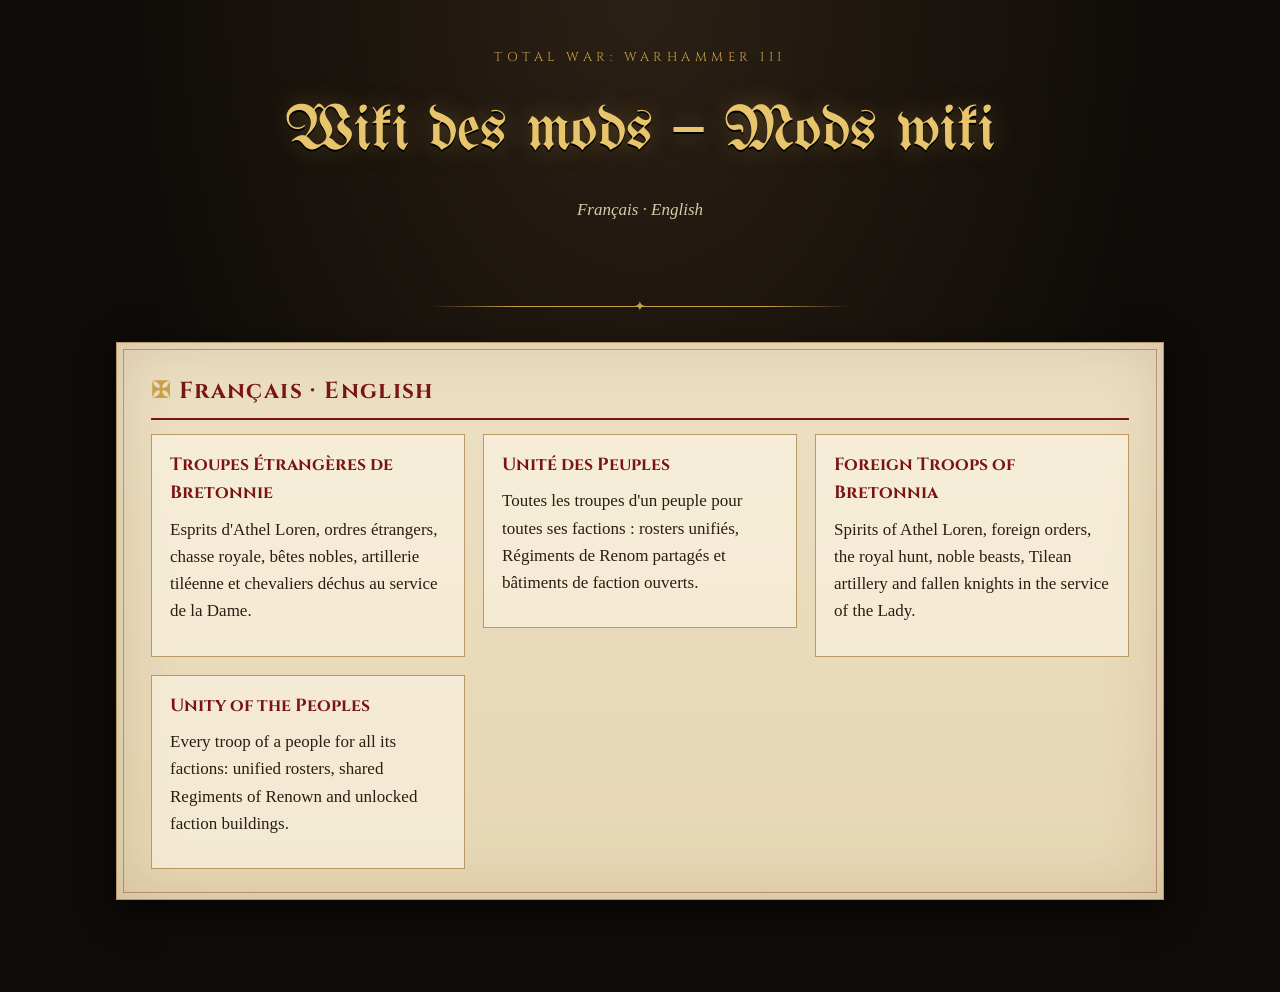
<file: index.html>
<!doctype html>
<html lang="fr"><head><meta charset="utf-8"><meta name="viewport" content="width=device-width,initial-scale=1">
<title>Wiki des mods — Mods wiki</title>
<link href="https://fonts.googleapis.com/css2?family=Cinzel:wght@400;700&family=IM+Fell+English:ital@0;1&family=UnifrakturMaguntia&display=swap" rel="stylesheet">
<link rel="stylesheet" href="style.css"></head><body>
<header class="hero"><div class="kicker">Total War: Warhammer III</div><h1>Wiki des mods — Mods wiki</h1>
<p>Français · English</p></header><div class="wrap"><div class="rule"></div>
<section class="scroll"><h2>Français · English</h2><div class="modlist"><a href="fr/brt_foreign_units.html"><div class="card"><h3>Troupes Étrangères de Bretonnie</h3><p>Esprits d&#x27;Athel Loren, ordres étrangers, chasse royale, bêtes nobles, artillerie tiléenne et chevaliers déchus au service de la Dame.</p></div></a><a href="fr/unlock_all_subculture_units.html"><div class="card"><h3>Unité des Peuples</h3><p>Toutes les troupes d&#x27;un peuple pour toutes ses factions : rosters unifiés, Régiments de Renom partagés et bâtiments de faction ouverts.</p></div></a><a href="en/brt_foreign_units.html"><div class="card"><h3>Foreign Troops of Bretonnia</h3><p>Spirits of Athel Loren, foreign orders, the royal hunt, noble beasts, Tilean artillery and fallen knights in the service of the Lady.</p></div></a><a href="en/unlock_all_subculture_units.html"><div class="card"><h3>Unity of the Peoples</h3><p>Every troop of a people for all its factions: unified rosters, shared Regiments of Renown and unlocked faction buildings.</p></div></a></div></section></div></body></html>
</file>
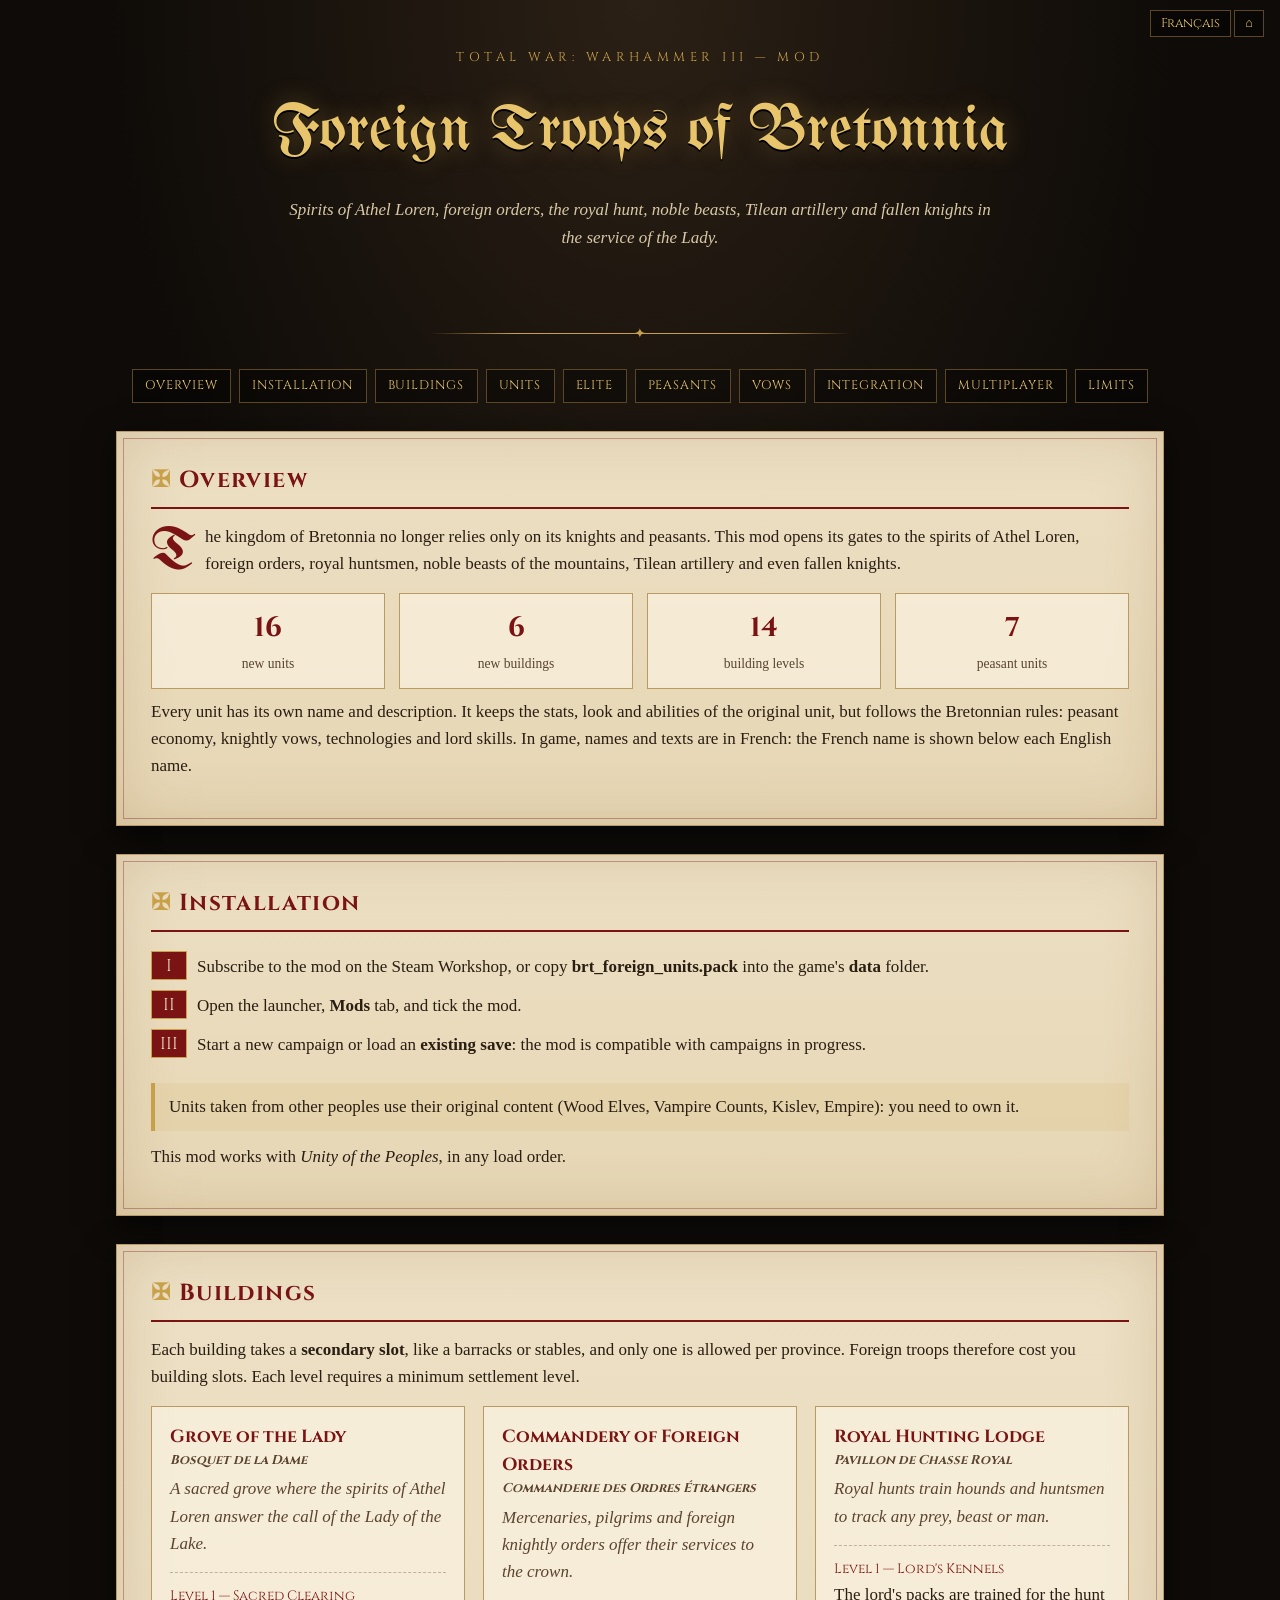
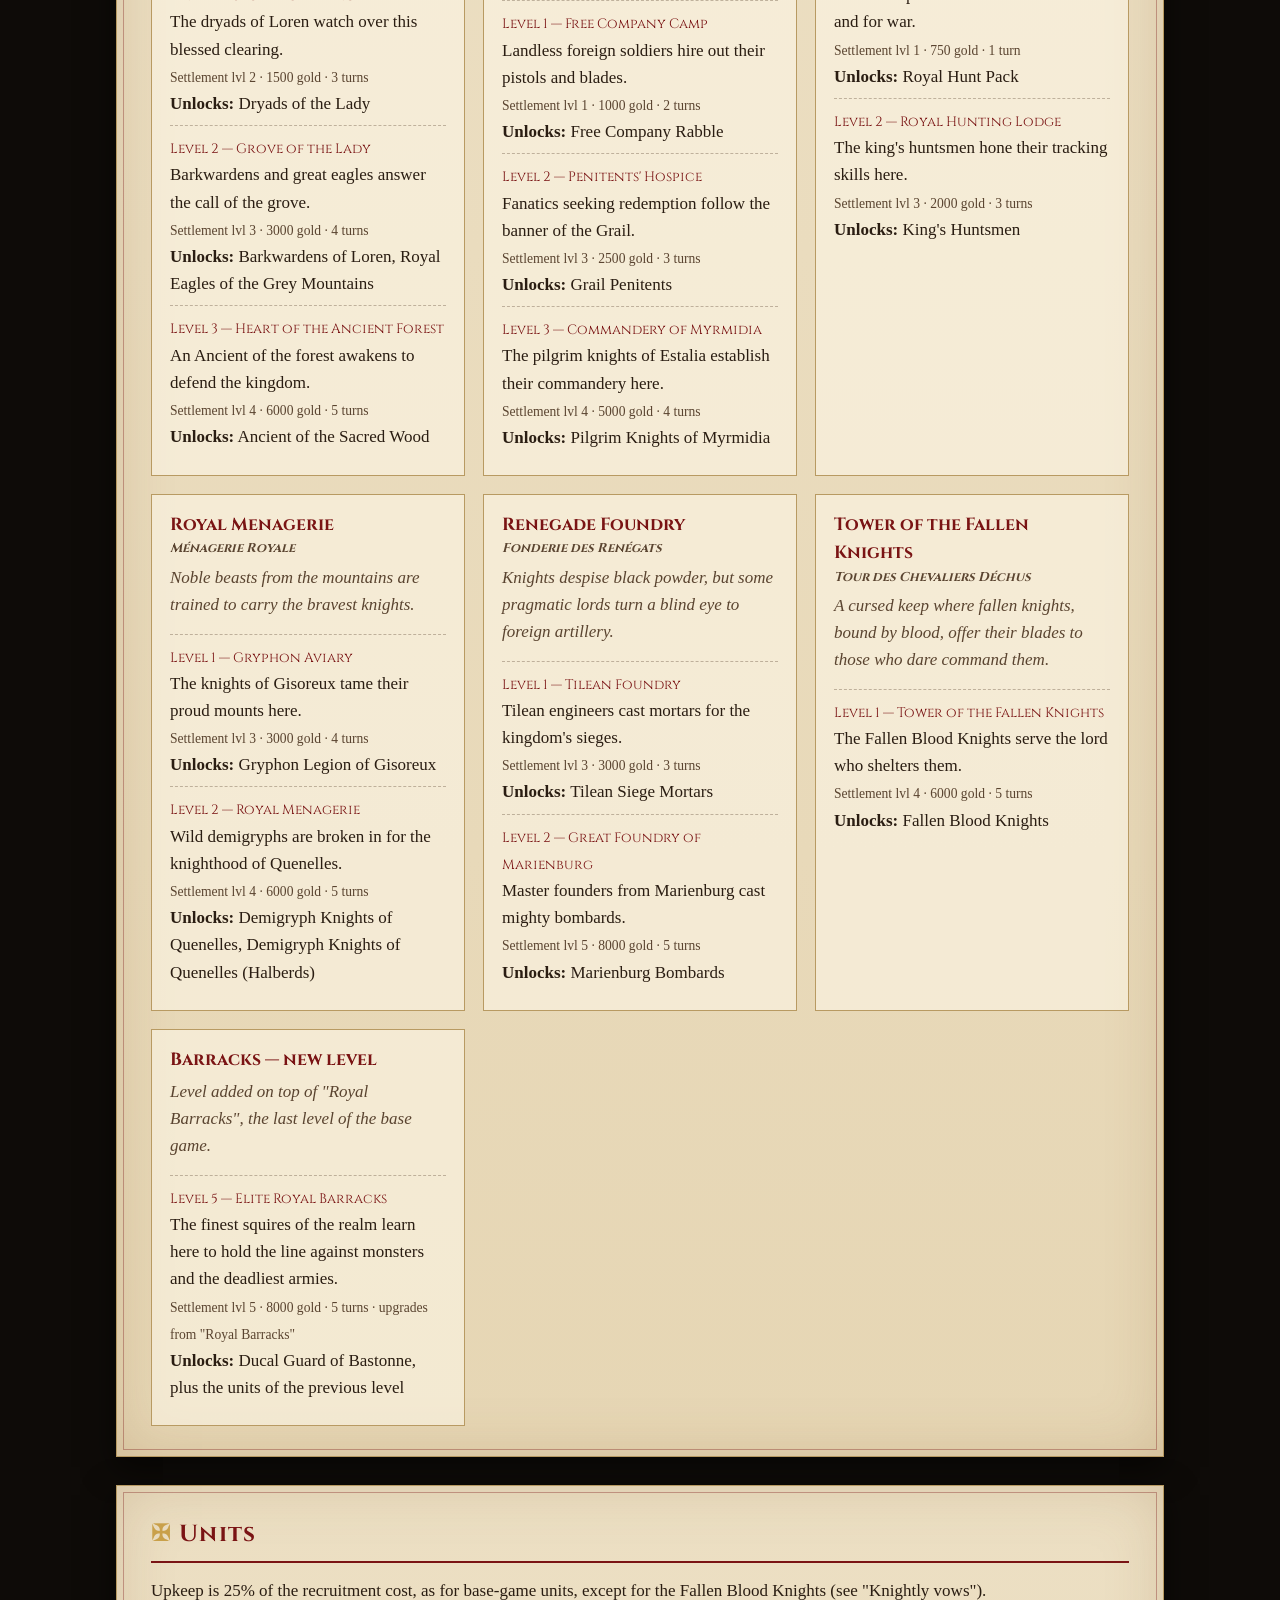
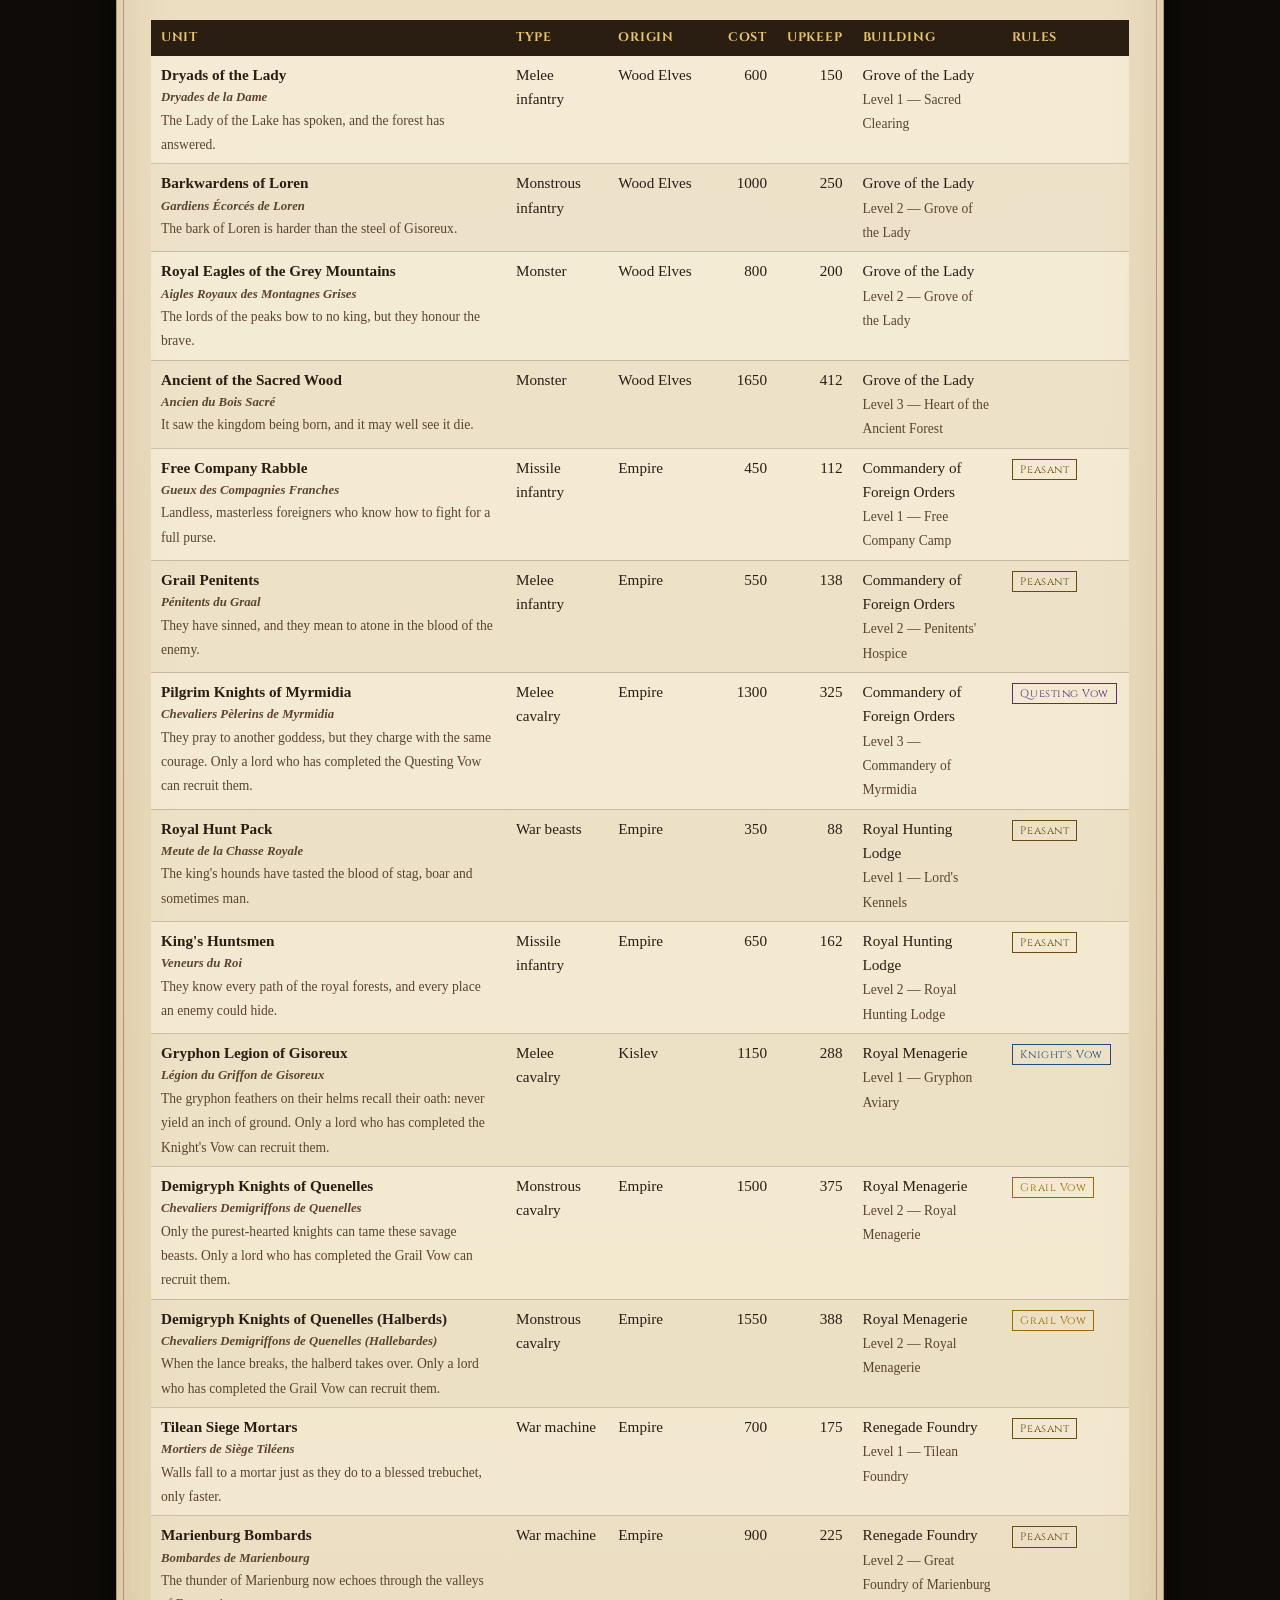
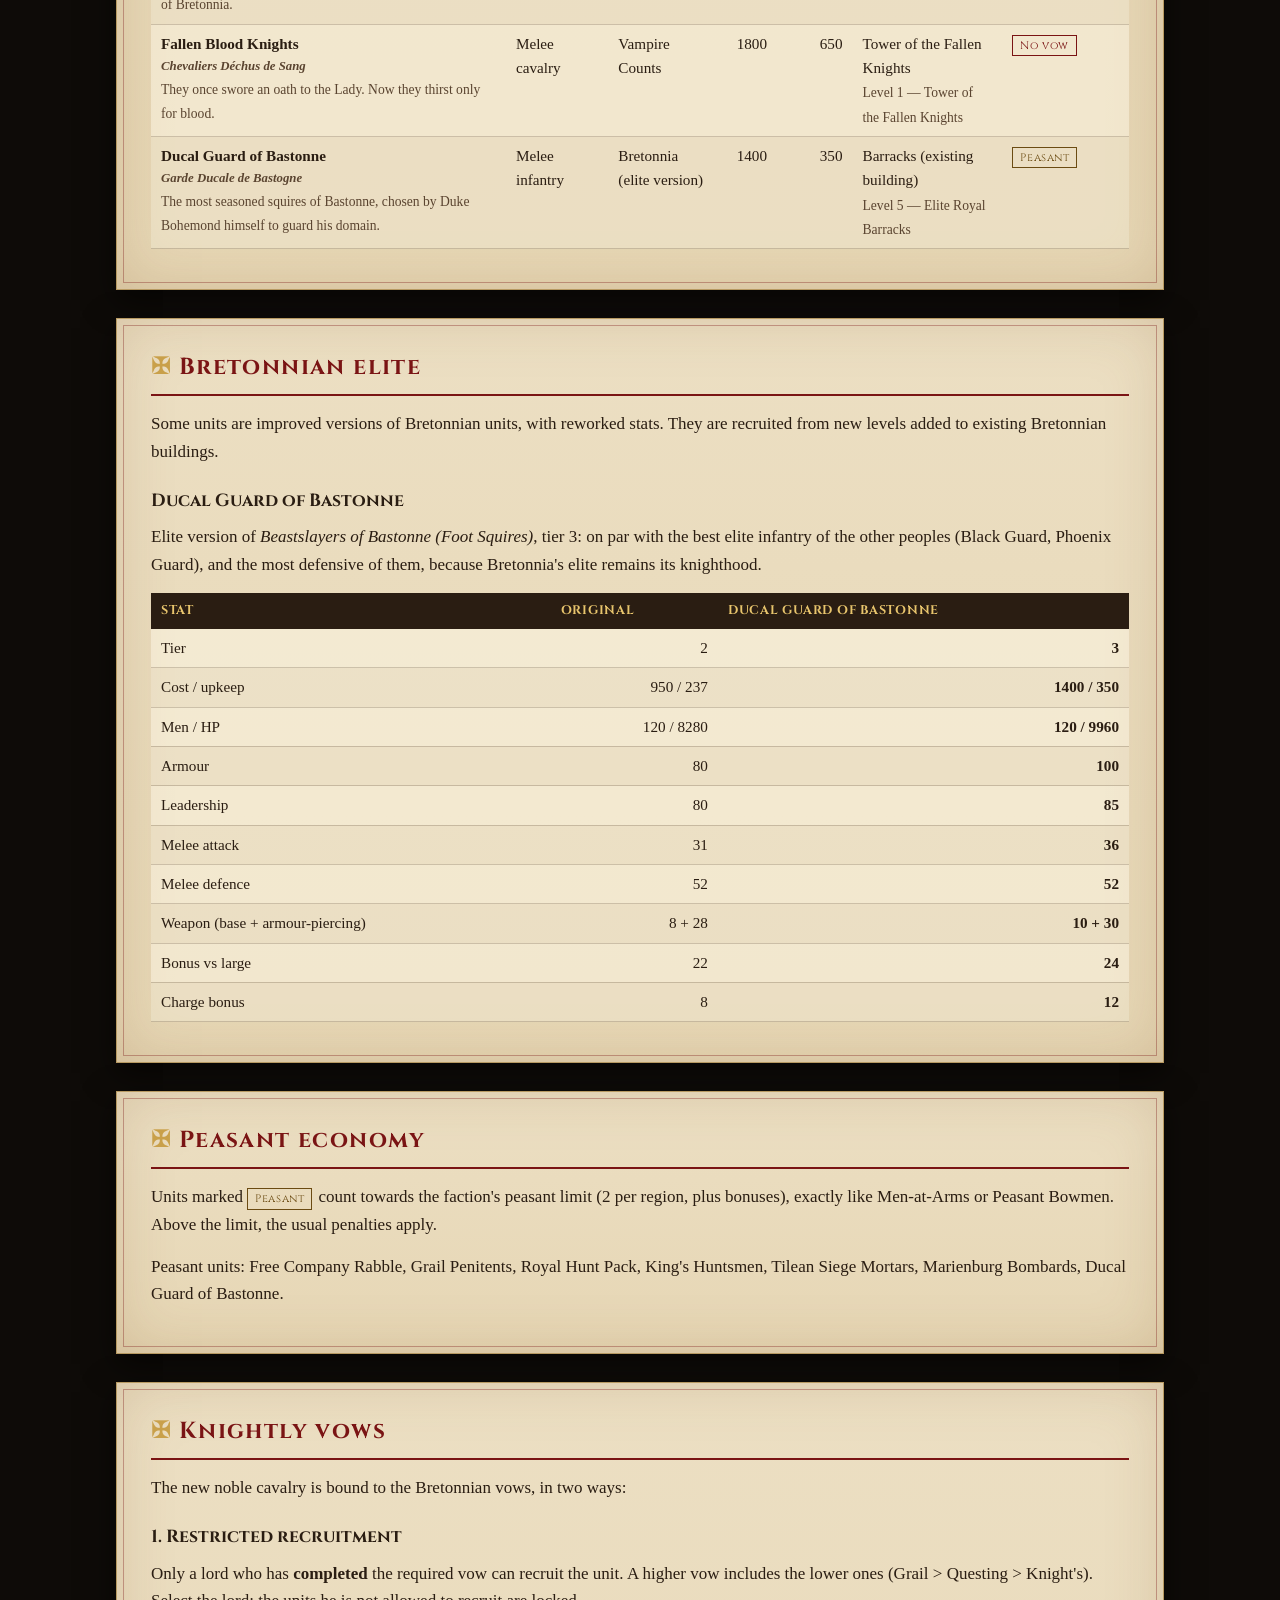
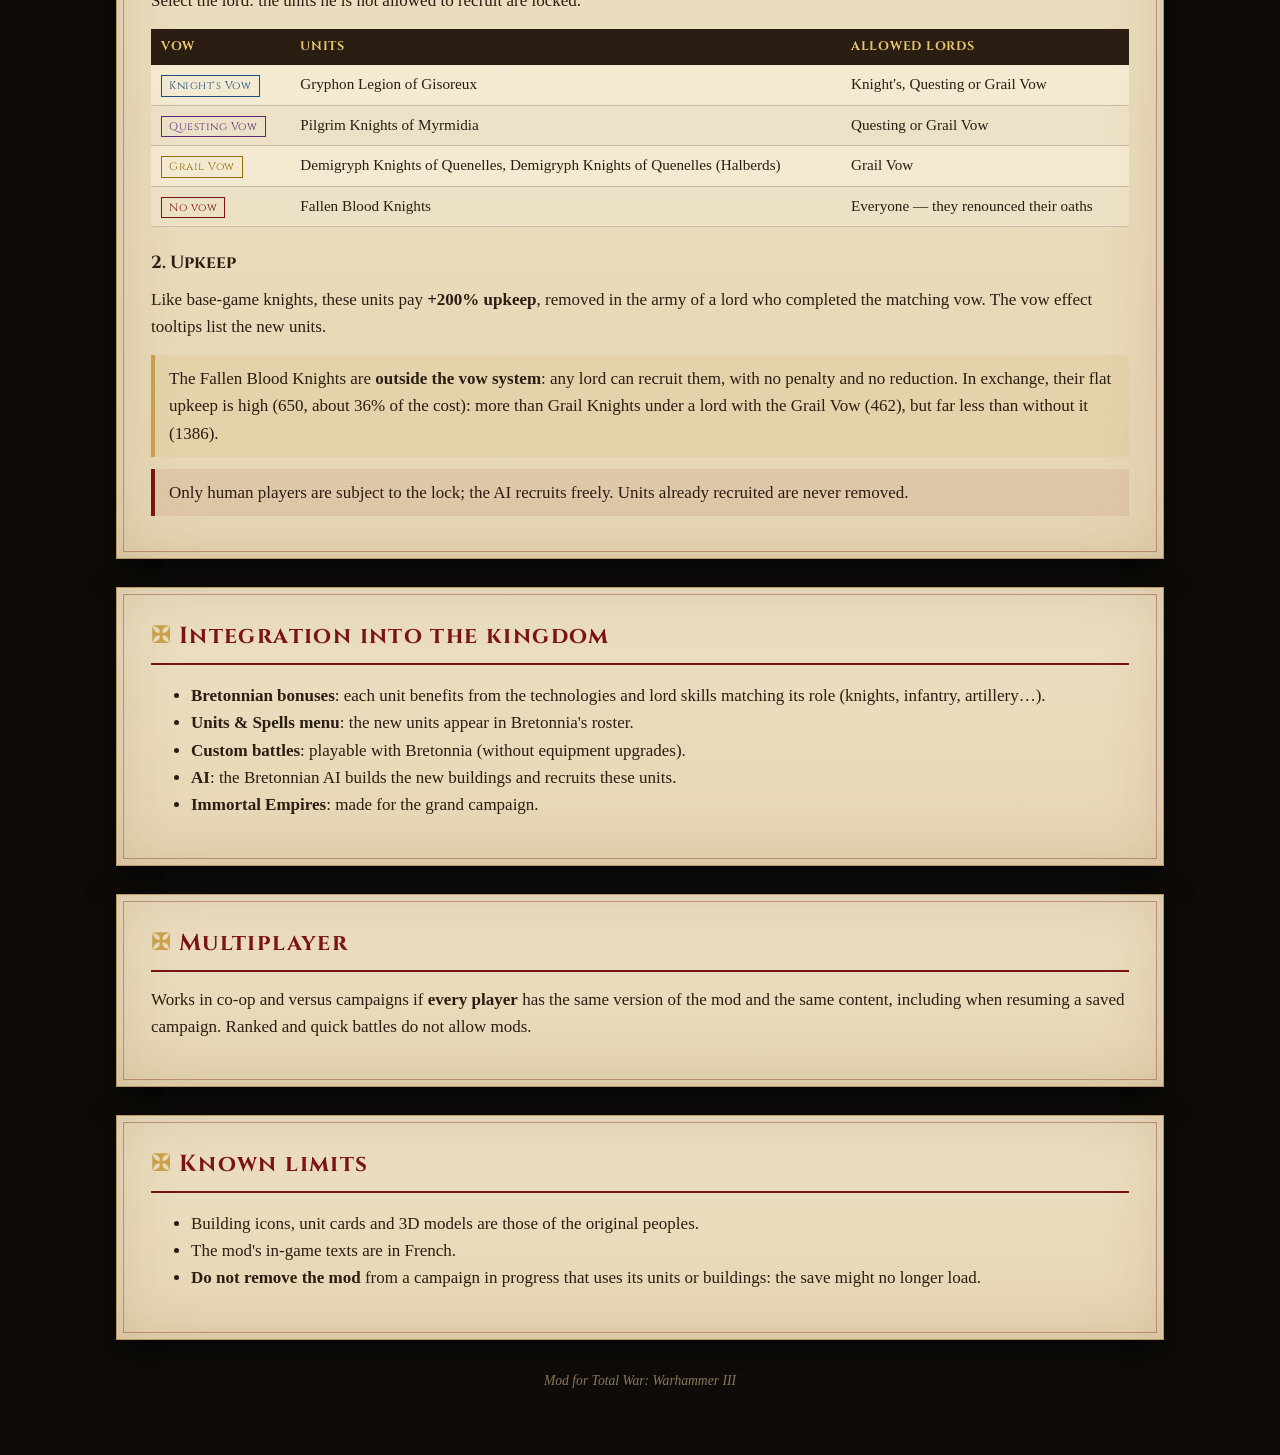
<file: en/brt_foreign_units.html>
<!doctype html>
<html lang="en"><head><meta charset="utf-8"><meta name="viewport" content="width=device-width,initial-scale=1">
<title>Foreign Troops of Bretonnia</title>
<link rel="preconnect" href="https://fonts.googleapis.com"><link rel="preconnect" href="https://fonts.gstatic.com" crossorigin>
<link href="https://fonts.googleapis.com/css2?family=Cinzel:wght@400;700&family=IM+Fell+English:ital@0;1&family=UnifrakturMaguntia&display=swap" rel="stylesheet">
<link rel="stylesheet" href="../style.css"></head><body>
<header class="hero"><nav class="langs"><a href="../fr/brt_foreign_units.html">Français</a> <a href="../index.html">⌂</a></nav>
<div class="kicker">Total War: Warhammer III — Mod</div><h1>Foreign Troops of Bretonnia</h1><p>Spirits of Athel Loren, foreign orders, the royal hunt, noble beasts, Tilean artillery and fallen knights in the service of the Lady.</p></header>
<div class="wrap"><div class="rule"></div><nav class="toc"><a href="#intro">Overview</a><a href="#install">Installation</a><a href="#batiments">Buildings</a><a href="#unites">Units</a><a href="#elite">Elite</a><a href="#paysans">Peasants</a><a href="#voeux">Vows</a><a href="#integration">Integration</a><a href="#multi">Multiplayer</a><a href="#limites">Limits</a></nav>
<section class="scroll" id="intro"><h2>Overview</h2><p class="lead">The kingdom of Bretonnia no longer relies only on its knights and peasants. This mod opens its gates to the spirits of Athel Loren, foreign orders, royal huntsmen, noble beasts of the mountains, Tilean artillery and even fallen knights.</p><div class="stats"><div class="stat"><b>16</b><span>new units</span></div><div class="stat"><b>6</b><span>new buildings</span></div><div class="stat"><b>14</b><span>building levels</span></div><div class="stat"><b>7</b><span>peasant units</span></div></div><p>Every unit has its own name and description. It keeps the stats, look and abilities of the original unit, but follows the Bretonnian rules: peasant economy, knightly vows, technologies and lord skills. In game, names and texts are in French: the French name is shown below each English name.</p></section><section class="scroll" id="install"><h2>Installation</h2><ol class="steps"><li>Subscribe to the mod on the Steam Workshop, or copy <b>brt_foreign_units.pack</b> into the game's <b>data</b> folder.</li><li>Open the launcher, <b>Mods</b> tab, and tick the mod.</li><li>Start a new campaign or load an <b>existing save</b>: the mod is compatible with campaigns in progress.</li></ol><div class="note">Units taken from other peoples use their original content (Wood Elves, Vampire Counts, Kislev, Empire): you need to own it.</div><p>This mod works with <i>Unity of the Peoples</i>, in any load order.</p></section><section class="scroll" id="batiments"><h2>Buildings</h2><p>Each building takes a <b>secondary slot</b>, like a barracks or stables, and only one is allowed per province. Foreign troops therefore cost you building slots. Each level requires a minimum settlement level.</p><div class="grid"><div class="card"><h3>Grove of the Lady<span class="alt">Bosquet de la Dame</span></h3><p class="tip">A sacred grove where the spirits of Athel Loren answer the call of the Lady of the Lake.</p><ul class="levels"><li><span class="lvl">Level 1 — Sacred Clearing</span><br>The dryads of Loren watch over this blessed clearing.<br><span class="meta">Settlement lvl 2 · 1500 gold · 3 turns</span><br><b>Unlocks:</b> Dryads of the Lady</li><li><span class="lvl">Level 2 — Grove of the Lady</span><br>Barkwardens and great eagles answer the call of the grove.<br><span class="meta">Settlement lvl 3 · 3000 gold · 4 turns</span><br><b>Unlocks:</b> Barkwardens of Loren, Royal Eagles of the Grey Mountains</li><li><span class="lvl">Level 3 — Heart of the Ancient Forest</span><br>An Ancient of the forest awakens to defend the kingdom.<br><span class="meta">Settlement lvl 4 · 6000 gold · 5 turns</span><br><b>Unlocks:</b> Ancient of the Sacred Wood</li></ul></div><div class="card"><h3>Commandery of Foreign Orders<span class="alt">Commanderie des Ordres Étrangers</span></h3><p class="tip">Mercenaries, pilgrims and foreign knightly orders offer their services to the crown.</p><ul class="levels"><li><span class="lvl">Level 1 — Free Company Camp</span><br>Landless foreign soldiers hire out their pistols and blades.<br><span class="meta">Settlement lvl 1 · 1000 gold · 2 turns</span><br><b>Unlocks:</b> Free Company Rabble</li><li><span class="lvl">Level 2 — Penitents&#x27; Hospice</span><br>Fanatics seeking redemption follow the banner of the Grail.<br><span class="meta">Settlement lvl 3 · 2500 gold · 3 turns</span><br><b>Unlocks:</b> Grail Penitents</li><li><span class="lvl">Level 3 — Commandery of Myrmidia</span><br>The pilgrim knights of Estalia establish their commandery here.<br><span class="meta">Settlement lvl 4 · 5000 gold · 4 turns</span><br><b>Unlocks:</b> Pilgrim Knights of Myrmidia</li></ul></div><div class="card"><h3>Royal Hunting Lodge<span class="alt">Pavillon de Chasse Royal</span></h3><p class="tip">Royal hunts train hounds and huntsmen to track any prey, beast or man.</p><ul class="levels"><li><span class="lvl">Level 1 — Lord&#x27;s Kennels</span><br>The lord&#x27;s packs are trained for the hunt and for war.<br><span class="meta">Settlement lvl 1 · 750 gold · 1 turn</span><br><b>Unlocks:</b> Royal Hunt Pack</li><li><span class="lvl">Level 2 — Royal Hunting Lodge</span><br>The king&#x27;s huntsmen hone their tracking skills here.<br><span class="meta">Settlement lvl 3 · 2000 gold · 3 turns</span><br><b>Unlocks:</b> King&#x27;s Huntsmen</li></ul></div><div class="card"><h3>Royal Menagerie<span class="alt">Ménagerie Royale</span></h3><p class="tip">Noble beasts from the mountains are trained to carry the bravest knights.</p><ul class="levels"><li><span class="lvl">Level 1 — Gryphon Aviary</span><br>The knights of Gisoreux tame their proud mounts here.<br><span class="meta">Settlement lvl 3 · 3000 gold · 4 turns</span><br><b>Unlocks:</b> Gryphon Legion of Gisoreux</li><li><span class="lvl">Level 2 — Royal Menagerie</span><br>Wild demigryphs are broken in for the knighthood of Quenelles.<br><span class="meta">Settlement lvl 4 · 6000 gold · 5 turns</span><br><b>Unlocks:</b> Demigryph Knights of Quenelles, Demigryph Knights of Quenelles (Halberds)</li></ul></div><div class="card"><h3>Renegade Foundry<span class="alt">Fonderie des Renégats</span></h3><p class="tip">Knights despise black powder, but some pragmatic lords turn a blind eye to foreign artillery.</p><ul class="levels"><li><span class="lvl">Level 1 — Tilean Foundry</span><br>Tilean engineers cast mortars for the kingdom&#x27;s sieges.<br><span class="meta">Settlement lvl 3 · 3000 gold · 3 turns</span><br><b>Unlocks:</b> Tilean Siege Mortars</li><li><span class="lvl">Level 2 — Great Foundry of Marienburg</span><br>Master founders from Marienburg cast mighty bombards.<br><span class="meta">Settlement lvl 5 · 8000 gold · 5 turns</span><br><b>Unlocks:</b> Marienburg Bombards</li></ul></div><div class="card"><h3>Tower of the Fallen Knights<span class="alt">Tour des Chevaliers Déchus</span></h3><p class="tip">A cursed keep where fallen knights, bound by blood, offer their blades to those who dare command them.</p><ul class="levels"><li><span class="lvl">Level 1 — Tower of the Fallen Knights</span><br>The Fallen Blood Knights serve the lord who shelters them.<br><span class="meta">Settlement lvl 4 · 6000 gold · 5 turns</span><br><b>Unlocks:</b> Fallen Blood Knights</li></ul></div><div class="card"><h3>Barracks — new level</h3><p class="tip">Level added on top of &quot;Royal Barracks&quot;, the last level of the base game.</p><ul class="levels"><li><span class="lvl">Level 5 — Elite Royal Barracks</span><br>The finest squires of the realm learn here to hold the line against monsters and the deadliest armies.<br><span class="meta">Settlement lvl 5 · 8000 gold · 5 turns · upgrades from &quot;Royal Barracks&quot;</span><br><b>Unlocks:</b> Ducal Guard of Bastonne, plus the units of the previous level</li></ul></div></div></section><section class="scroll" id="unites"><h2>Units</h2><p>Upkeep is 25% of the recruitment cost, as for base-game units, except for the Fallen Blood Knights (see &quot;Knightly vows&quot;).</p><div class="tablewrap"><table><thead><tr><th>Unit</th><th>Type</th><th>Origin</th><th>Cost</th><th>Upkeep</th><th>Building</th><th>Rules</th></tr></thead><tbody><tr><td><b>Dryads of the Lady<span class="alt">Dryades de la Dame</span></b><span class="meta">The Lady of the Lake has spoken, and the forest has answered.</span></td><td>Melee infantry</td><td>Wood Elves</td><td class="num">600</td><td class="num">150</td><td>Grove of the Lady<br><span class="meta">Level 1 — Sacred Clearing</span></td><td></td></tr><tr><td><b>Barkwardens of Loren<span class="alt">Gardiens Écorcés de Loren</span></b><span class="meta">The bark of Loren is harder than the steel of Gisoreux.</span></td><td>Monstrous infantry</td><td>Wood Elves</td><td class="num">1000</td><td class="num">250</td><td>Grove of the Lady<br><span class="meta">Level 2 — Grove of the Lady</span></td><td></td></tr><tr><td><b>Royal Eagles of the Grey Mountains<span class="alt">Aigles Royaux des Montagnes Grises</span></b><span class="meta">The lords of the peaks bow to no king, but they honour the brave.</span></td><td>Monster</td><td>Wood Elves</td><td class="num">800</td><td class="num">200</td><td>Grove of the Lady<br><span class="meta">Level 2 — Grove of the Lady</span></td><td></td></tr><tr><td><b>Ancient of the Sacred Wood<span class="alt">Ancien du Bois Sacré</span></b><span class="meta">It saw the kingdom being born, and it may well see it die.</span></td><td>Monster</td><td>Wood Elves</td><td class="num">1650</td><td class="num">412</td><td>Grove of the Lady<br><span class="meta">Level 3 — Heart of the Ancient Forest</span></td><td></td></tr><tr><td><b>Free Company Rabble<span class="alt">Gueux des Compagnies Franches</span></b><span class="meta">Landless, masterless foreigners who know how to fight for a full purse.</span></td><td>Missile infantry</td><td>Empire</td><td class="num">450</td><td class="num">112</td><td>Commandery of Foreign Orders<br><span class="meta">Level 1 — Free Company Camp</span></td><td><span class="tag peasant">Peasant</span></td></tr><tr><td><b>Grail Penitents<span class="alt">Pénitents du Graal</span></b><span class="meta">They have sinned, and they mean to atone in the blood of the enemy.</span></td><td>Melee infantry</td><td>Empire</td><td class="num">550</td><td class="num">138</td><td>Commandery of Foreign Orders<br><span class="meta">Level 2 — Penitents&#x27; Hospice</span></td><td><span class="tag peasant">Peasant</span></td></tr><tr><td><b>Pilgrim Knights of Myrmidia<span class="alt">Chevaliers Pèlerins de Myrmidia</span></b><span class="meta">They pray to another goddess, but they charge with the same courage. Only a lord who has completed the Questing Vow can recruit them.</span></td><td>Melee cavalry</td><td>Empire</td><td class="num">1300</td><td class="num">325</td><td>Commandery of Foreign Orders<br><span class="meta">Level 3 — Commandery of Myrmidia</span></td><td><span class="tag quest">Questing Vow</span></td></tr><tr><td><b>Royal Hunt Pack<span class="alt">Meute de la Chasse Royale</span></b><span class="meta">The king&#x27;s hounds have tasted the blood of stag, boar and sometimes man.</span></td><td>War beasts</td><td>Empire</td><td class="num">350</td><td class="num">88</td><td>Royal Hunting Lodge<br><span class="meta">Level 1 — Lord&#x27;s Kennels</span></td><td><span class="tag peasant">Peasant</span></td></tr><tr><td><b>King&#x27;s Huntsmen<span class="alt">Veneurs du Roi</span></b><span class="meta">They know every path of the royal forests, and every place an enemy could hide.</span></td><td>Missile infantry</td><td>Empire</td><td class="num">650</td><td class="num">162</td><td>Royal Hunting Lodge<br><span class="meta">Level 2 — Royal Hunting Lodge</span></td><td><span class="tag peasant">Peasant</span></td></tr><tr><td><b>Gryphon Legion of Gisoreux<span class="alt">Légion du Griffon de Gisoreux</span></b><span class="meta">The gryphon feathers on their helms recall their oath: never yield an inch of ground. Only a lord who has completed the Knight&#x27;s Vow can recruit them.</span></td><td>Melee cavalry</td><td>Kislev</td><td class="num">1150</td><td class="num">288</td><td>Royal Menagerie<br><span class="meta">Level 1 — Gryphon Aviary</span></td><td><span class="tag knight">Knight&#x27;s Vow</span></td></tr><tr><td><b>Demigryph Knights of Quenelles<span class="alt">Chevaliers Demigriffons de Quenelles</span></b><span class="meta">Only the purest-hearted knights can tame these savage beasts. Only a lord who has completed the Grail Vow can recruit them.</span></td><td>Monstrous cavalry</td><td>Empire</td><td class="num">1500</td><td class="num">375</td><td>Royal Menagerie<br><span class="meta">Level 2 — Royal Menagerie</span></td><td><span class="tag grail">Grail Vow</span></td></tr><tr><td><b>Demigryph Knights of Quenelles (Halberds)<span class="alt">Chevaliers Demigriffons de Quenelles (Hallebardes)</span></b><span class="meta">When the lance breaks, the halberd takes over. Only a lord who has completed the Grail Vow can recruit them.</span></td><td>Monstrous cavalry</td><td>Empire</td><td class="num">1550</td><td class="num">388</td><td>Royal Menagerie<br><span class="meta">Level 2 — Royal Menagerie</span></td><td><span class="tag grail">Grail Vow</span></td></tr><tr><td><b>Tilean Siege Mortars<span class="alt">Mortiers de Siège Tiléens</span></b><span class="meta">Walls fall to a mortar just as they do to a blessed trebuchet, only faster.</span></td><td>War machine</td><td>Empire</td><td class="num">700</td><td class="num">175</td><td>Renegade Foundry<br><span class="meta">Level 1 — Tilean Foundry</span></td><td><span class="tag peasant">Peasant</span></td></tr><tr><td><b>Marienburg Bombards<span class="alt">Bombardes de Marienbourg</span></b><span class="meta">The thunder of Marienburg now echoes through the valleys of Bretonnia.</span></td><td>War machine</td><td>Empire</td><td class="num">900</td><td class="num">225</td><td>Renegade Foundry<br><span class="meta">Level 2 — Great Foundry of Marienburg</span></td><td><span class="tag peasant">Peasant</span></td></tr><tr><td><b>Fallen Blood Knights<span class="alt">Chevaliers Déchus de Sang</span></b><span class="meta">They once swore an oath to the Lady. Now they thirst only for blood.</span></td><td>Melee cavalry</td><td>Vampire Counts</td><td class="num">1800</td><td class="num">650</td><td>Tower of the Fallen Knights<br><span class="meta">Level 1 — Tower of the Fallen Knights</span></td><td><span class="tag fallen">No vow</span></td></tr><tr><td><b>Ducal Guard of Bastonne<span class="alt">Garde Ducale de Bastogne</span></b><span class="meta">The most seasoned squires of Bastonne, chosen by Duke Bohemond himself to guard his domain.</span></td><td>Melee infantry</td><td>Bretonnia (elite version)</td><td class="num">1400</td><td class="num">350</td><td>Barracks (existing building)<br><span class="meta">Level 5 — Elite Royal Barracks</span></td><td><span class="tag peasant">Peasant</span></td></tr></tbody></table></div></section><section class="scroll" id="elite"><h2>Bretonnian elite</h2><p>Some units are improved versions of Bretonnian units, with reworked stats. They are recruited from new levels added to existing Bretonnian buildings.</p><h3>Ducal Guard of Bastonne</h3><p>Elite version of <i>Beastslayers of Bastonne (Foot Squires)</i>, tier 3: on par with the best elite infantry of the other peoples (Black Guard, Phoenix Guard), and the most defensive of them, because Bretonnia's elite remains its knighthood.</p><div class="tablewrap"><table><thead><tr><th>Stat</th><th>Original</th><th>Ducal Guard of Bastonne</th></tr></thead><tbody><tr><td>Tier</td><td class="num">2</td><td class="num"><b>3</b></td></tr><tr><td>Cost / upkeep</td><td class="num">950 / 237</td><td class="num"><b>1400 / 350</b></td></tr><tr><td>Men / HP</td><td class="num">120 / 8280</td><td class="num"><b>120 / 9960</b></td></tr><tr><td>Armour</td><td class="num">80</td><td class="num"><b>100</b></td></tr><tr><td>Leadership</td><td class="num">80</td><td class="num"><b>85</b></td></tr><tr><td>Melee attack</td><td class="num">31</td><td class="num"><b>36</b></td></tr><tr><td>Melee defence</td><td class="num">52</td><td class="num"><b>52</b></td></tr><tr><td>Weapon (base + armour-piercing)</td><td class="num">8 + 28</td><td class="num"><b>10 + 30</b></td></tr><tr><td>Bonus vs large</td><td class="num">22</td><td class="num"><b>24</b></td></tr><tr><td>Charge bonus</td><td class="num">8</td><td class="num"><b>12</b></td></tr></tbody></table></div></section><section class="scroll" id="paysans"><h2>Peasant economy</h2><p>Units marked <span class="tag peasant">Peasant</span> count towards the faction's peasant limit (2 per region, plus bonuses), exactly like Men-at-Arms or Peasant Bowmen. Above the limit, the usual penalties apply.</p><p>Peasant units: Free Company Rabble, Grail Penitents, Royal Hunt Pack, King&#x27;s Huntsmen, Tilean Siege Mortars, Marienburg Bombards, Ducal Guard of Bastonne.</p></section><section class="scroll" id="voeux"><h2>Knightly vows</h2><p>The new noble cavalry is bound to the Bretonnian vows, in two ways:</p><h3>1. Restricted recruitment</h3><p>Only a lord who has <b>completed</b> the required vow can recruit the unit. A higher vow includes the lower ones (Grail &gt; Questing &gt; Knight's). Select the lord: the units he is not allowed to recruit are locked.</p><div class="tablewrap"><table><thead><tr><th>Vow</th><th>Units</th><th>Allowed lords</th></tr></thead><tbody><tr><td><span class="tag knight">Knight&#x27;s Vow</span></td><td>Gryphon Legion of Gisoreux</td><td>Knight&#x27;s, Questing or Grail Vow</td></tr><tr><td><span class="tag quest">Questing Vow</span></td><td>Pilgrim Knights of Myrmidia</td><td>Questing or Grail Vow</td></tr><tr><td><span class="tag grail">Grail Vow</span></td><td>Demigryph Knights of Quenelles, Demigryph Knights of Quenelles (Halberds)</td><td>Grail Vow</td></tr><tr><td><span class="tag fallen">No vow</span></td><td>Fallen Blood Knights</td><td>Everyone — they renounced their oaths</td></tr></tbody></table></div><h3>2. Upkeep</h3><p>Like base-game knights, these units pay <b>+200% upkeep</b>, removed in the army of a lord who completed the matching vow. The vow effect tooltips list the new units.</p><div class="note">The Fallen Blood Knights are <b>outside the vow system</b>: any lord can recruit them, with no penalty and no reduction. In exchange, their flat upkeep is high (650, about 36% of the cost): more than Grail Knights under a lord with the Grail Vow (462), but far less than without it (1386).</div><div class="warn">Only human players are subject to the lock; the AI recruits freely. Units already recruited are never removed.</div></section><section class="scroll" id="integration"><h2>Integration into the kingdom</h2><ul><li><b>Bretonnian bonuses</b>: each unit benefits from the technologies and lord skills matching its role (knights, infantry, artillery…).</li><li><b>Units & Spells menu</b>: the new units appear in Bretonnia's roster.</li><li><b>Custom battles</b>: playable with Bretonnia (without equipment upgrades).</li><li><b>AI</b>: the Bretonnian AI builds the new buildings and recruits these units.</li><li><b>Immortal Empires</b>: made for the grand campaign.</li></ul></section><section class="scroll" id="multi"><h2>Multiplayer</h2><p>Works in co-op and versus campaigns if <b>every player</b> has the same version of the mod and the same content, including when resuming a saved campaign. Ranked and quick battles do not allow mods.</p></section><section class="scroll" id="limites"><h2>Known limits</h2><ul><li>Building icons, unit cards and 3D models are those of the original peoples.</li><li>The mod's in-game texts are in French.</li><li><b>Do not remove the mod</b> from a campaign in progress that uses its units or buildings: the save might no longer load.</li></ul></section>
<footer>Mod for Total War: Warhammer III</footer></div></body></html>
</file>
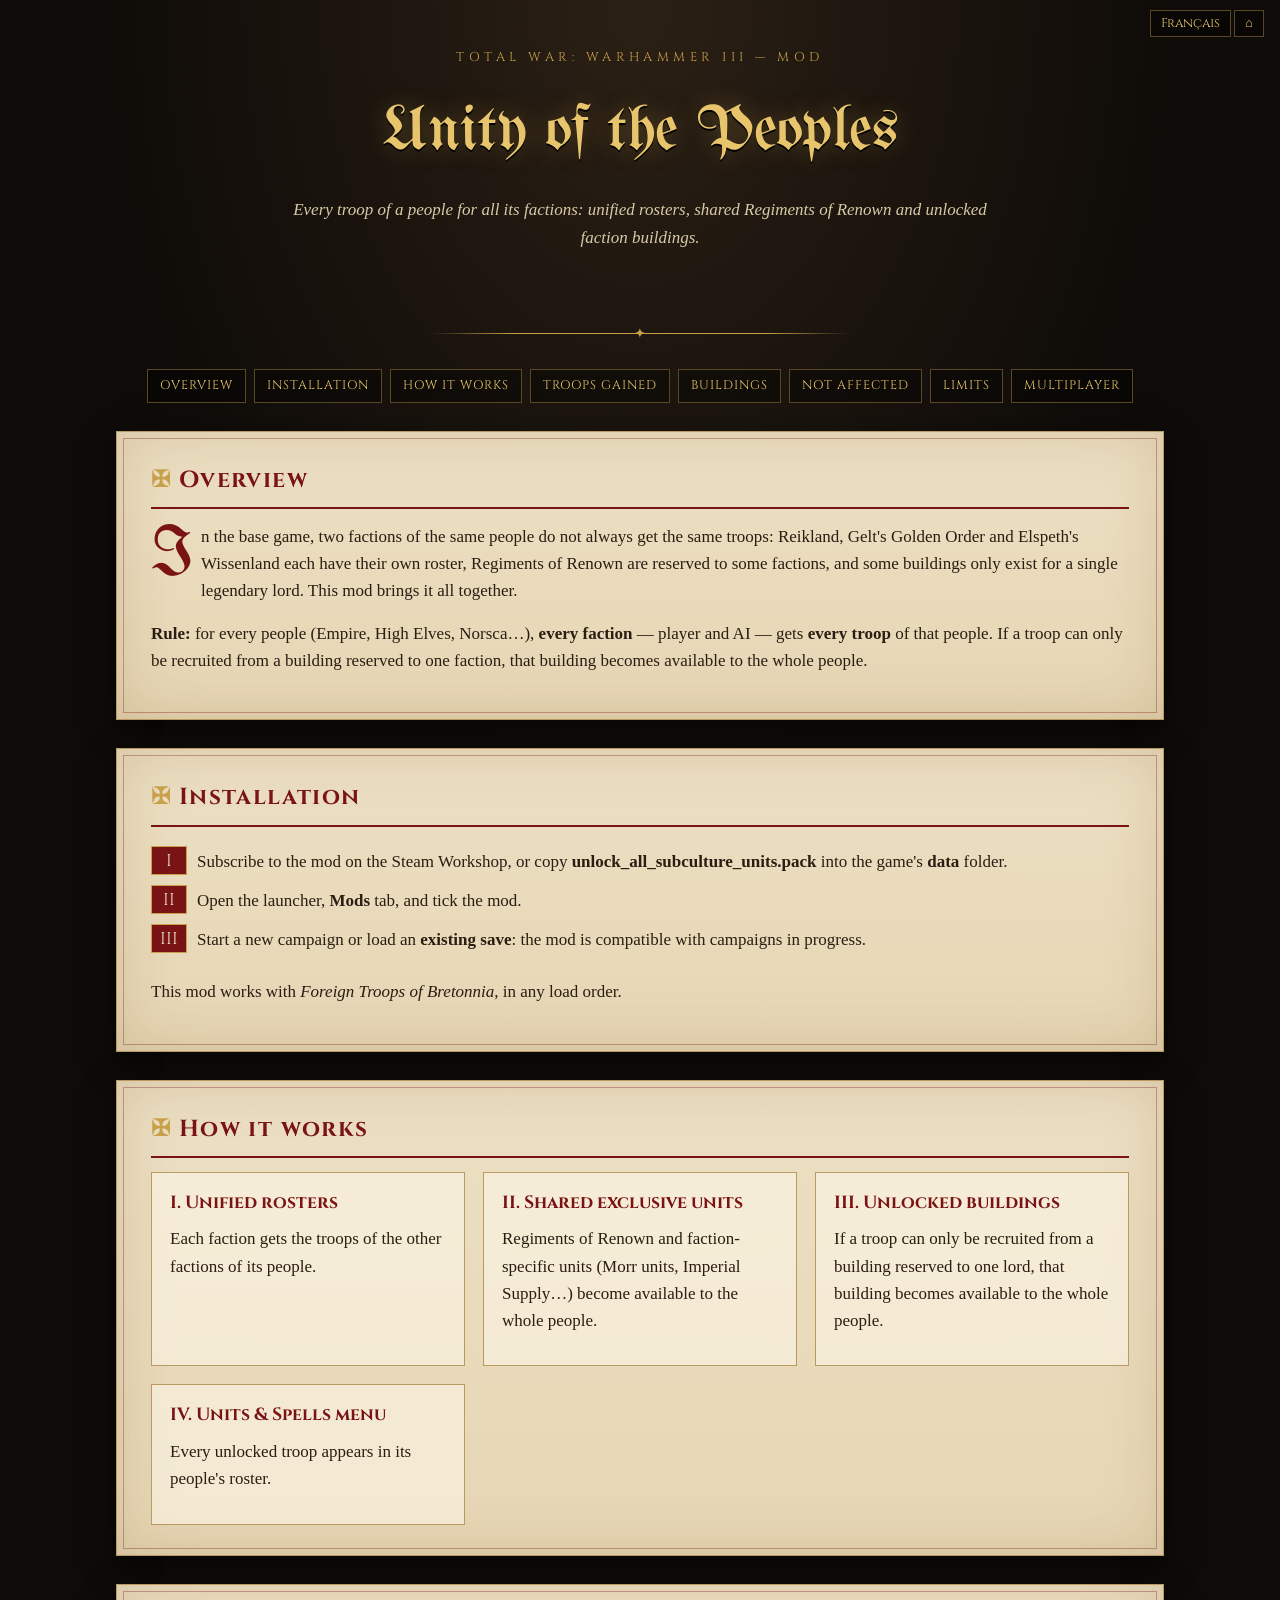
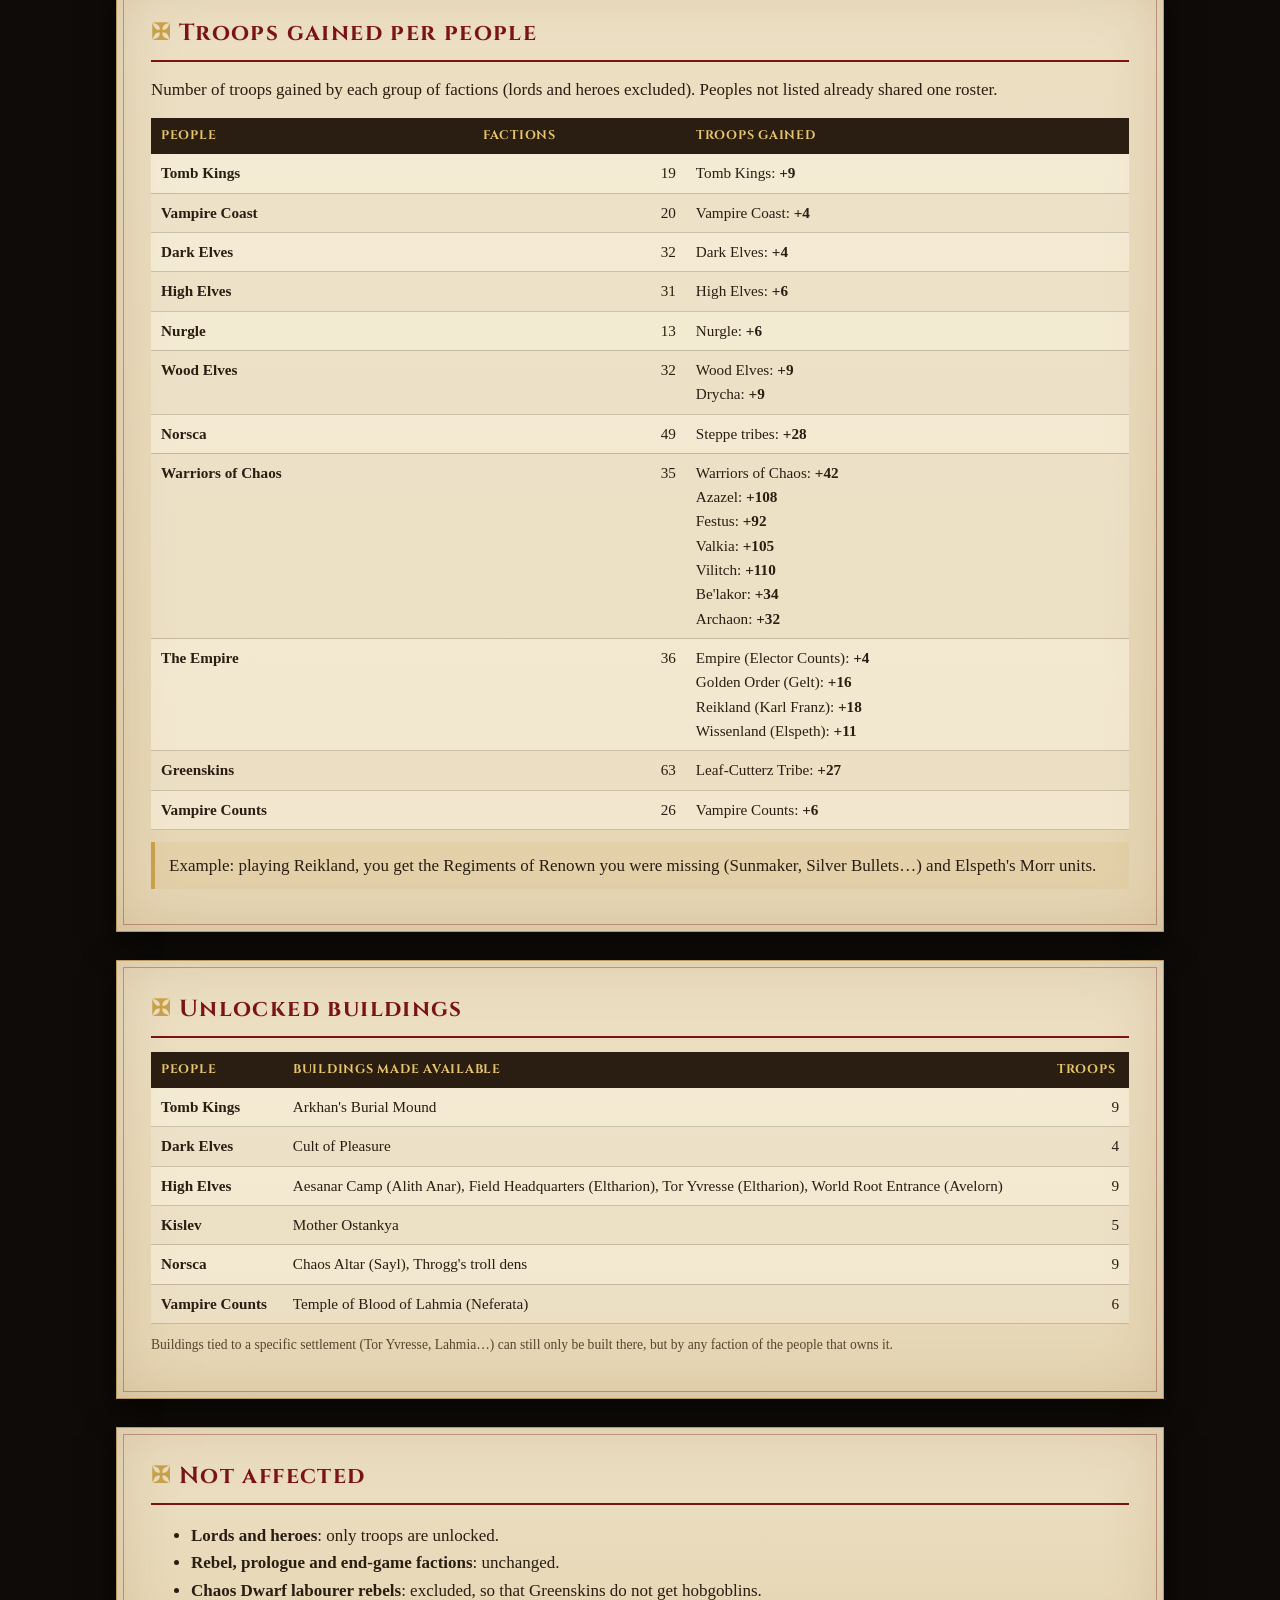
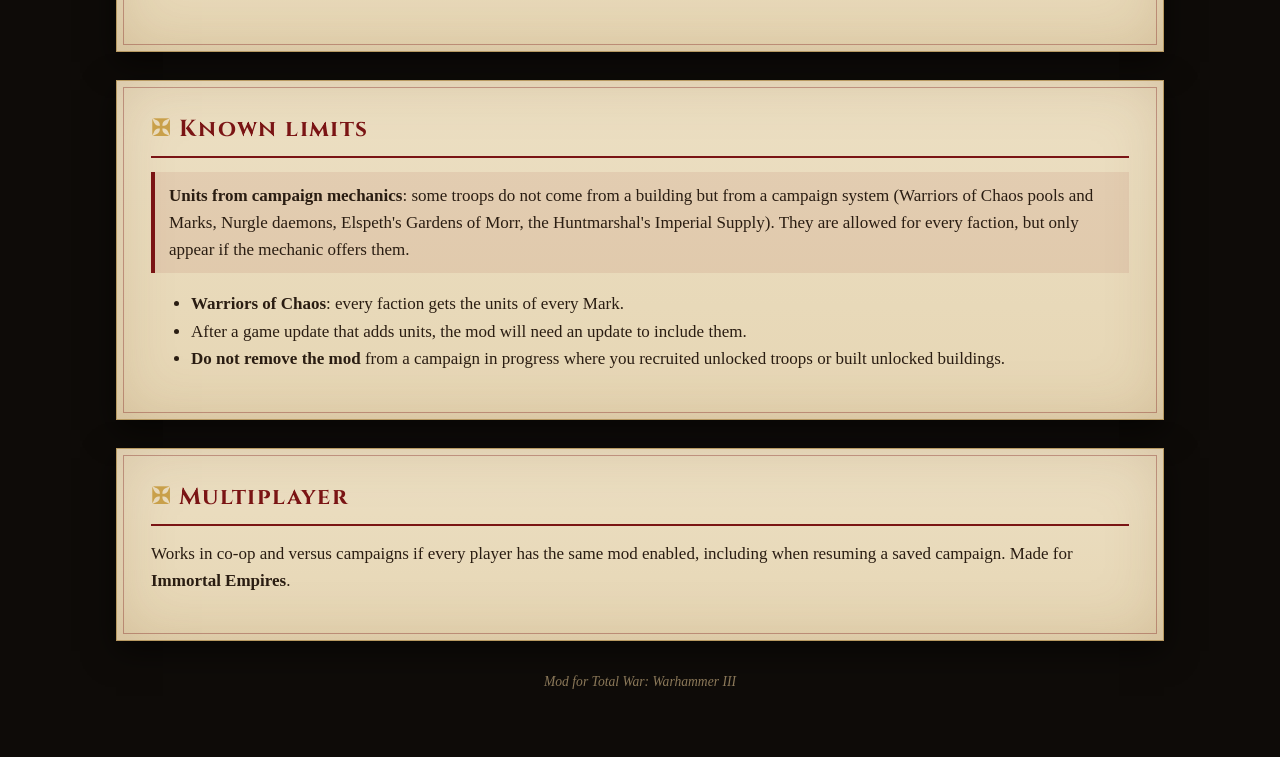
<file: en/unlock_all_subculture_units.html>
<!doctype html>
<html lang="en"><head><meta charset="utf-8"><meta name="viewport" content="width=device-width,initial-scale=1">
<title>Unity of the Peoples</title>
<link rel="preconnect" href="https://fonts.googleapis.com"><link rel="preconnect" href="https://fonts.gstatic.com" crossorigin>
<link href="https://fonts.googleapis.com/css2?family=Cinzel:wght@400;700&family=IM+Fell+English:ital@0;1&family=UnifrakturMaguntia&display=swap" rel="stylesheet">
<link rel="stylesheet" href="../style.css"></head><body>
<header class="hero"><nav class="langs"><a href="../fr/unlock_all_subculture_units.html">Français</a> <a href="../index.html">⌂</a></nav>
<div class="kicker">Total War: Warhammer III — Mod</div><h1>Unity of the Peoples</h1><p>Every troop of a people for all its factions: unified rosters, shared Regiments of Renown and unlocked faction buildings.</p></header>
<div class="wrap"><div class="rule"></div><nav class="toc"><a href="#intro">Overview</a><a href="#install">Installation</a><a href="#fonctionnement">How it works</a><a href="#gains">Troops gained</a><a href="#batiments">Buildings</a><a href="#exclusions">Not affected</a><a href="#limites">Limits</a><a href="#multi">Multiplayer</a></nav>
<section class="scroll" id="intro"><h2>Overview</h2><p class="lead">In the base game, two factions of the same people do not always get the same troops: Reikland, Gelt&#x27;s Golden Order and Elspeth&#x27;s Wissenland each have their own roster, Regiments of Renown are reserved to some factions, and some buildings only exist for a single legendary lord. This mod brings it all together.</p><p><b>Rule:</b> for every people (Empire, High Elves, Norsca…), <b>every faction</b> — player and AI — gets <b>every troop</b> of that people. If a troop can only be recruited from a building reserved to one faction, that building becomes available to the whole people.</p></section><section class="scroll" id="install"><h2>Installation</h2><ol class="steps"><li>Subscribe to the mod on the Steam Workshop, or copy <b>unlock_all_subculture_units.pack</b> into the game's <b>data</b> folder.</li><li>Open the launcher, <b>Mods</b> tab, and tick the mod.</li><li>Start a new campaign or load an <b>existing save</b>: the mod is compatible with campaigns in progress.</li></ol><p>This mod works with <i>Foreign Troops of Bretonnia</i>, in any load order.</p></section><section class="scroll" id="fonctionnement"><h2>How it works</h2><div class="grid"><div class="card"><h3>I. Unified rosters</h3><p>Each faction gets the troops of the other factions of its people.</p></div><div class="card"><h3>II. Shared exclusive units</h3><p>Regiments of Renown and faction-specific units (Morr units, Imperial Supply…) become available to the whole people.</p></div><div class="card"><h3>III. Unlocked buildings</h3><p>If a troop can only be recruited from a building reserved to one lord, that building becomes available to the whole people.</p></div><div class="card"><h3>IV. Units &amp; Spells menu</h3><p>Every unlocked troop appears in its people&#x27;s roster.</p></div></div></section><section class="scroll" id="gains"><h2>Troops gained per people</h2><p>Number of troops gained by each group of factions (lords and heroes excluded). Peoples not listed already shared one roster.</p><div class="tablewrap"><table><thead><tr><th>People</th><th>Factions</th><th>Troops gained</th></tr></thead><tbody><tr><td><b>Tomb Kings</b></td><td class="num">19</td><td>Tomb Kings: <b>+9</b></td></tr><tr><td><b>Vampire Coast</b></td><td class="num">20</td><td>Vampire Coast: <b>+4</b></td></tr><tr><td><b>Dark Elves</b></td><td class="num">32</td><td>Dark Elves: <b>+4</b></td></tr><tr><td><b>High Elves</b></td><td class="num">31</td><td>High Elves: <b>+6</b></td></tr><tr><td><b>Nurgle</b></td><td class="num">13</td><td>Nurgle: <b>+6</b></td></tr><tr><td><b>Wood Elves</b></td><td class="num">32</td><td>Wood Elves: <b>+9</b><br>Drycha: <b>+9</b></td></tr><tr><td><b>Norsca</b></td><td class="num">49</td><td>Steppe tribes: <b>+28</b></td></tr><tr><td><b>Warriors of Chaos</b></td><td class="num">35</td><td>Warriors of Chaos: <b>+42</b><br>Azazel: <b>+108</b><br>Festus: <b>+92</b><br>Valkia: <b>+105</b><br>Vilitch: <b>+110</b><br>Be&#x27;lakor: <b>+34</b><br>Archaon: <b>+32</b></td></tr><tr><td><b>The Empire</b></td><td class="num">36</td><td>Empire (Elector Counts): <b>+4</b><br>Golden Order (Gelt): <b>+16</b><br>Reikland (Karl Franz): <b>+18</b><br>Wissenland (Elspeth): <b>+11</b></td></tr><tr><td><b>Greenskins</b></td><td class="num">63</td><td>Leaf-Cutterz Tribe: <b>+27</b></td></tr><tr><td><b>Vampire Counts</b></td><td class="num">26</td><td>Vampire Counts: <b>+6</b></td></tr></tbody></table></div><div class="note">Example: playing Reikland, you get the Regiments of Renown you were missing (Sunmaker, Silver Bullets…) and Elspeth&#x27;s Morr units.</div></section><section class="scroll" id="batiments"><h2>Unlocked buildings</h2><div class="tablewrap"><table><thead><tr><th>People</th><th>Buildings made available</th><th>Troops</th></tr></thead><tbody><tr><td><b>Tomb Kings</b></td><td>Arkhan&#x27;s Burial Mound</td><td class="num">9</td></tr><tr><td><b>Dark Elves</b></td><td>Cult of Pleasure</td><td class="num">4</td></tr><tr><td><b>High Elves</b></td><td>Aesanar Camp (Alith Anar), Field Headquarters (Eltharion), Tor Yvresse (Eltharion), World Root Entrance (Avelorn)</td><td class="num">9</td></tr><tr><td><b>Kislev</b></td><td>Mother Ostankya</td><td class="num">5</td></tr><tr><td><b>Norsca</b></td><td>Chaos Altar (Sayl), Throgg&#x27;s troll dens</td><td class="num">9</td></tr><tr><td><b>Vampire Counts</b></td><td>Temple of Blood of Lahmia (Neferata)</td><td class="num">6</td></tr></tbody></table></div><p class="meta">Buildings tied to a specific settlement (Tor Yvresse, Lahmia…) can still only be built there, but by any faction of the people that owns it.</p></section><section class="scroll" id="exclusions"><h2>Not affected</h2><ul><li><b>Lords and heroes</b>: only troops are unlocked.</li><li><b>Rebel, prologue and end-game factions</b>: unchanged.</li><li><b>Chaos Dwarf labourer rebels</b>: excluded, so that Greenskins do not get hobgoblins.</li></ul></section><section class="scroll" id="limites"><h2>Known limits</h2><div class="warn"><b>Units from campaign mechanics</b>: some troops do not come from a building but from a campaign system (Warriors of Chaos pools and Marks, Nurgle daemons, Elspeth's Gardens of Morr, the Huntmarshal's Imperial Supply). They are allowed for every faction, but only appear if the mechanic offers them.</div><ul><li><b>Warriors of Chaos</b>: every faction gets the units of every Mark.</li><li>After a game update that adds units, the mod will need an update to include them.</li><li><b>Do not remove the mod</b> from a campaign in progress where you recruited unlocked troops or built unlocked buildings.</li></ul></section><section class="scroll" id="multi"><h2>Multiplayer</h2><p>Works in co-op and versus campaigns if every player has the same mod enabled, including when resuming a saved campaign. Made for <b>Immortal Empires</b>.</p></section>
<footer>Mod for Total War: Warhammer III</footer></div></body></html>
</file>
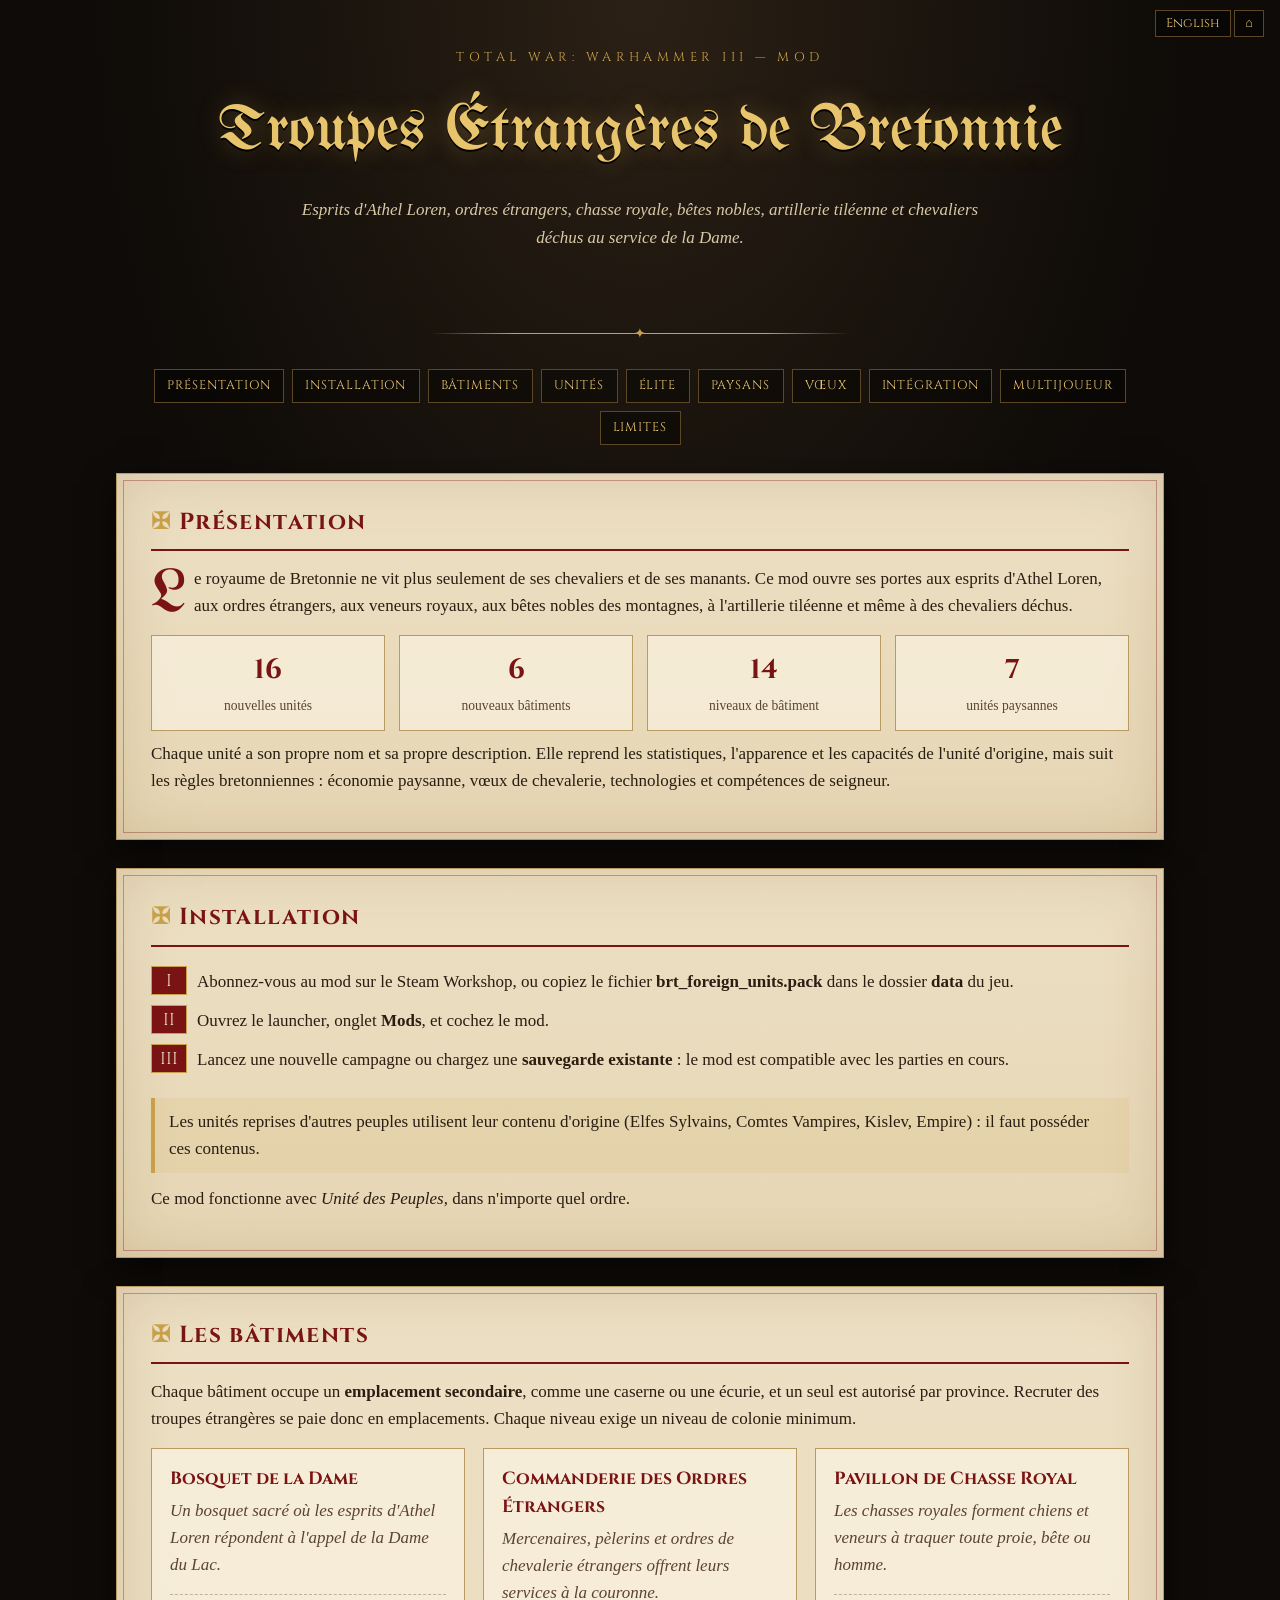
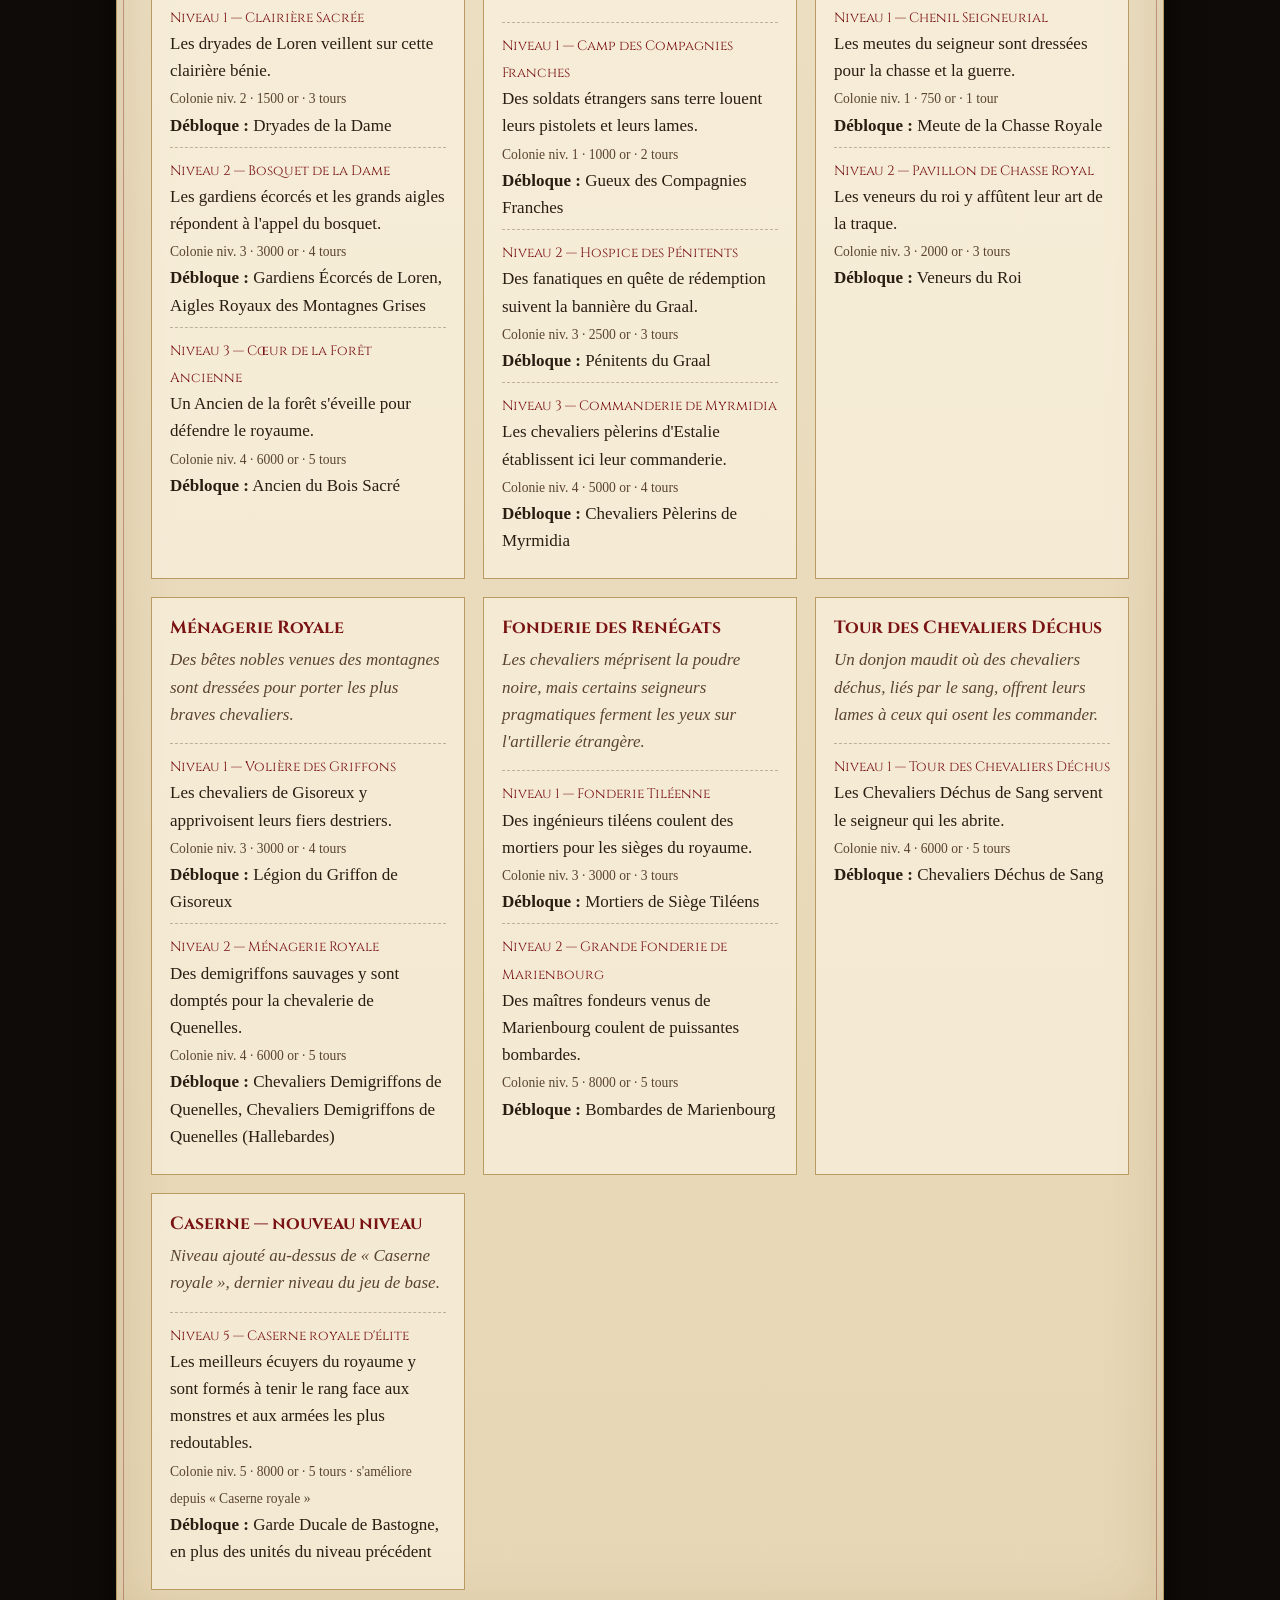
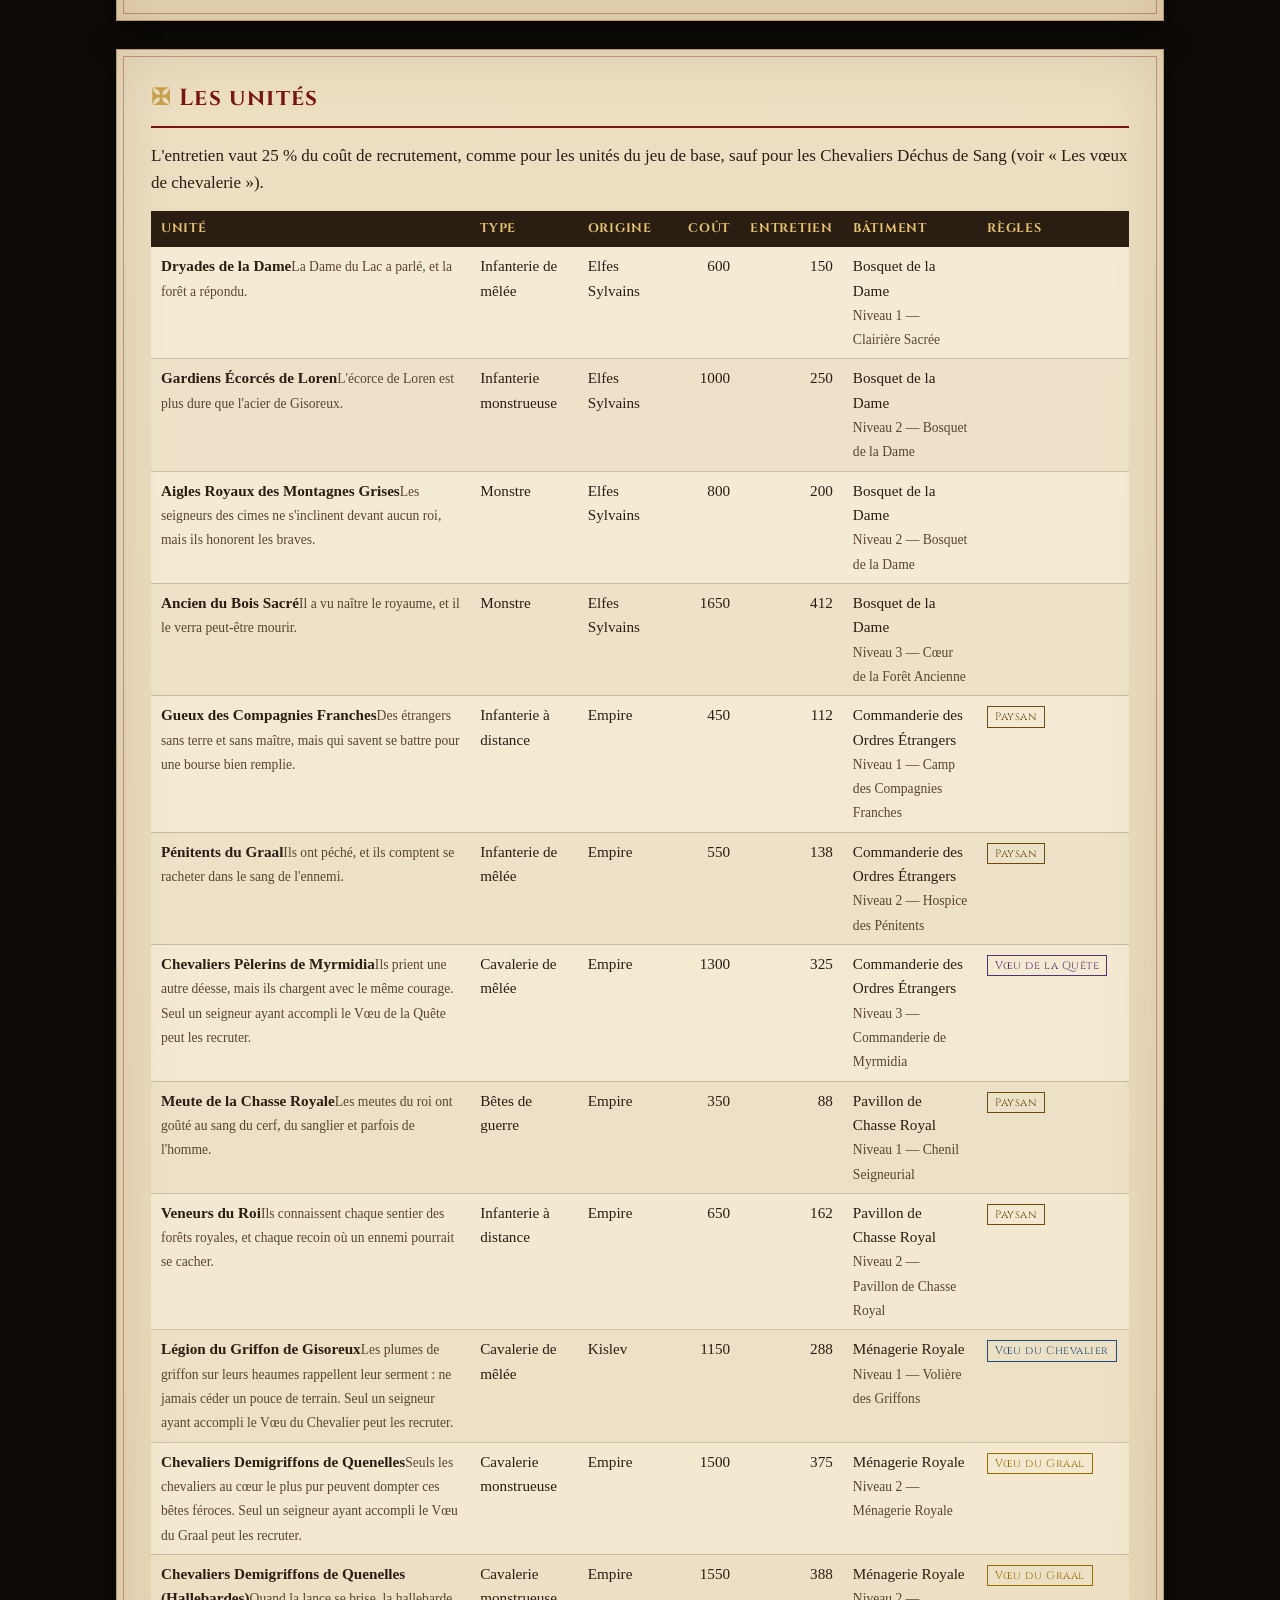
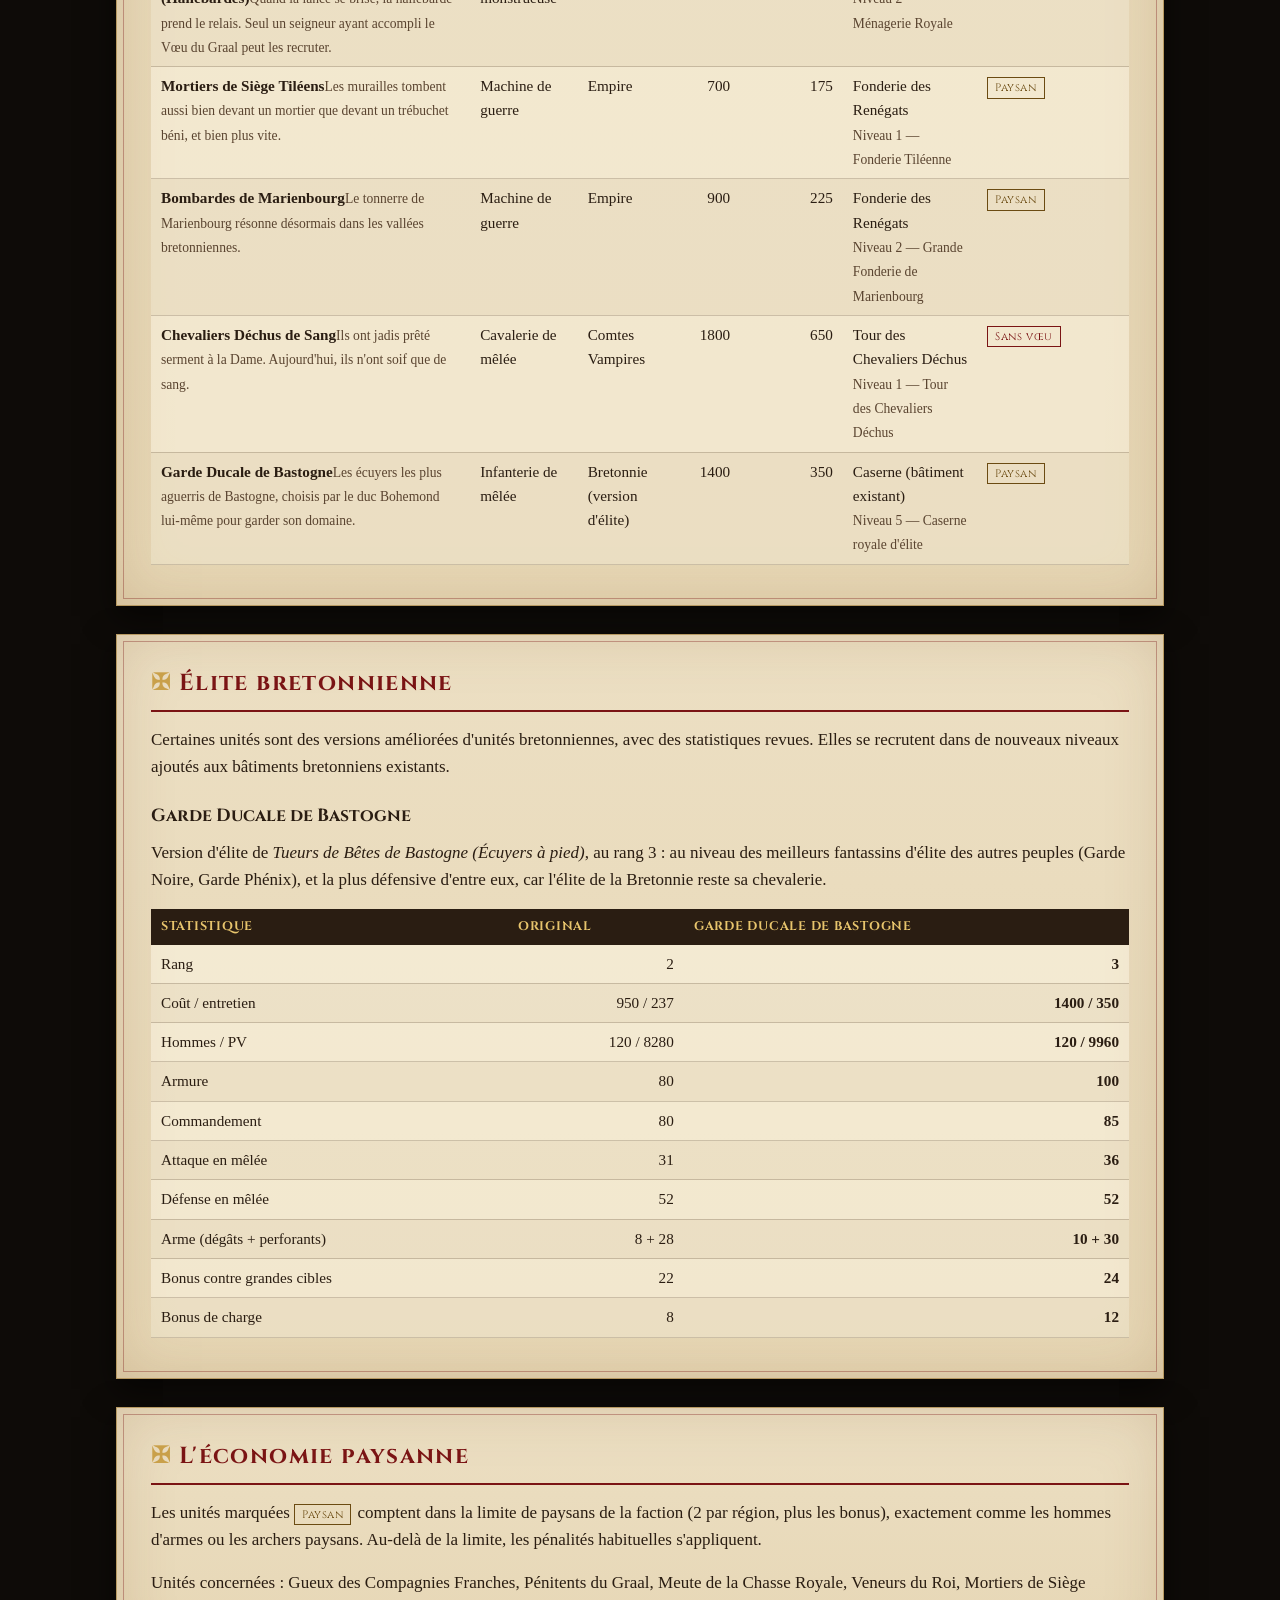
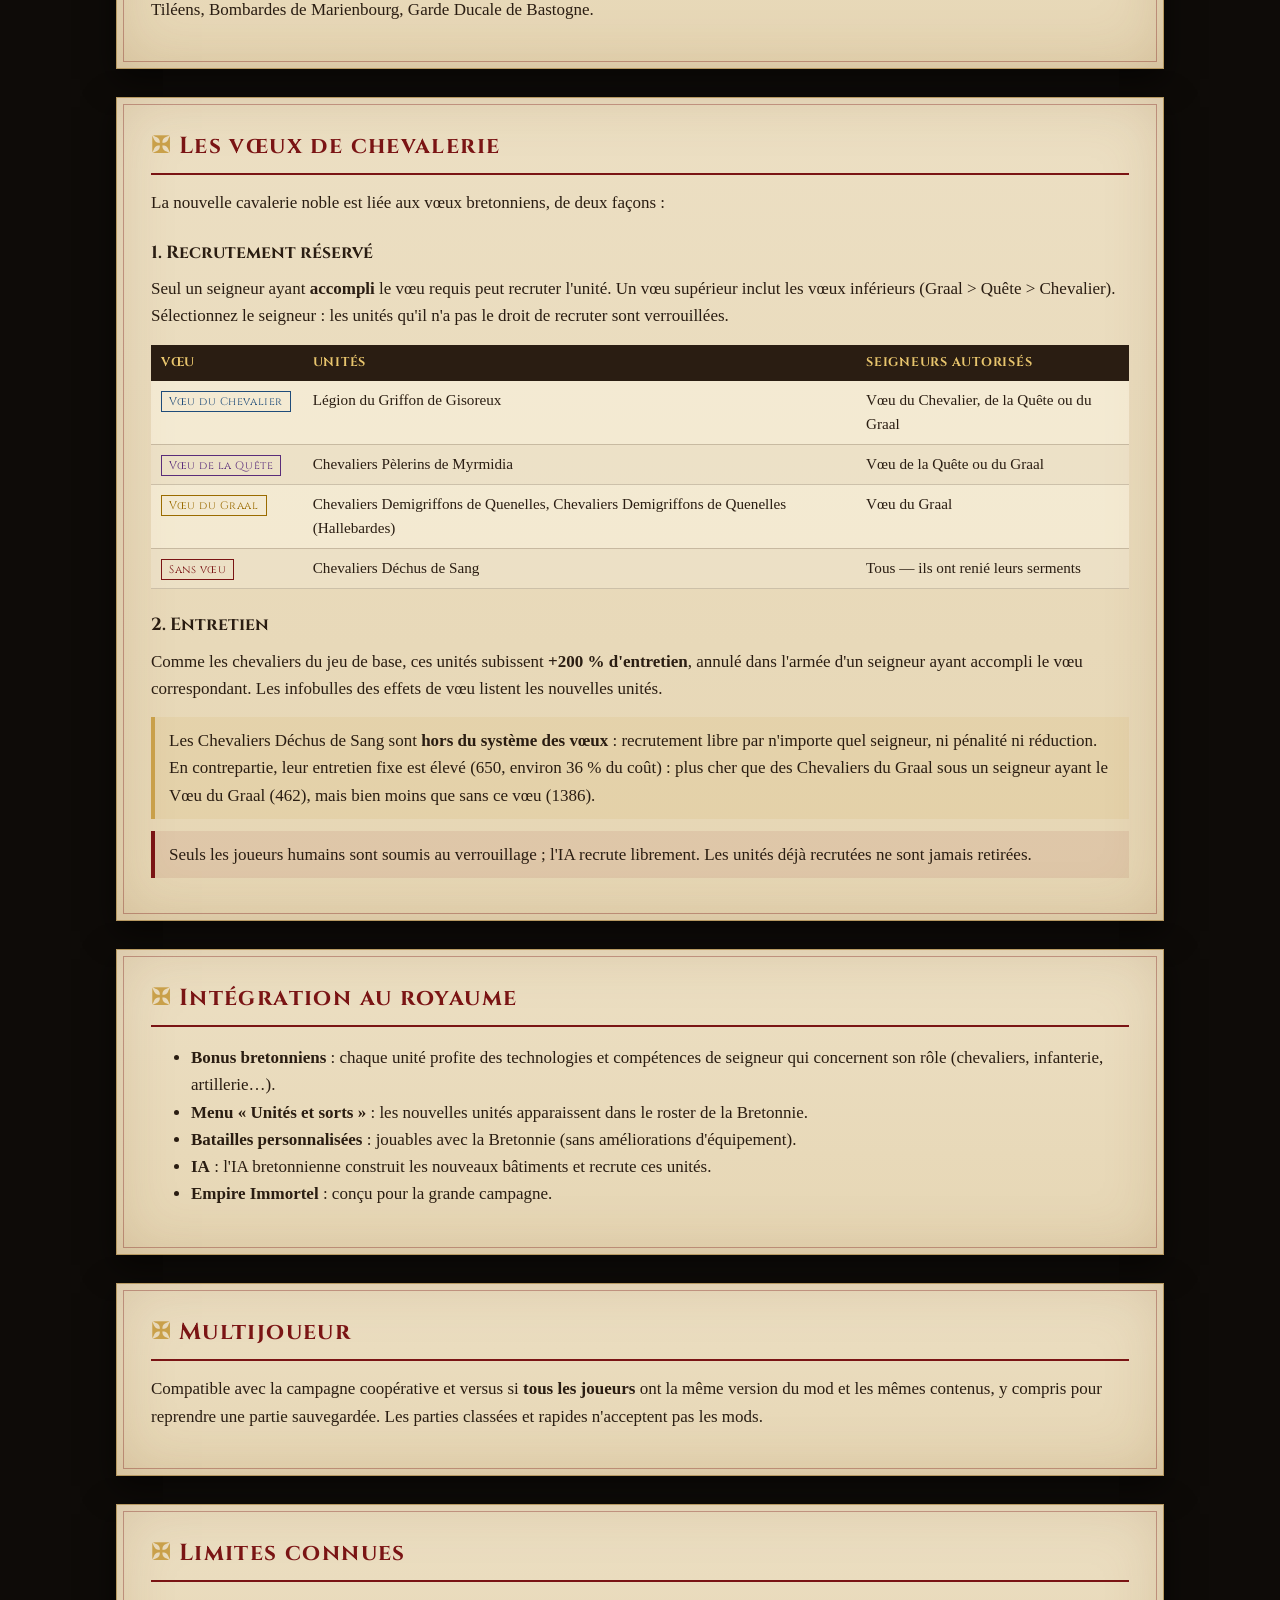
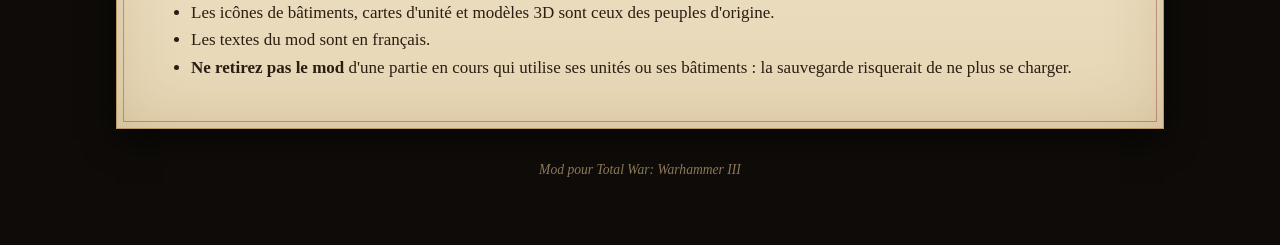
<file: fr/brt_foreign_units.html>
<!doctype html>
<html lang="fr"><head><meta charset="utf-8"><meta name="viewport" content="width=device-width,initial-scale=1">
<title>Troupes Étrangères de Bretonnie</title>
<link rel="preconnect" href="https://fonts.googleapis.com"><link rel="preconnect" href="https://fonts.gstatic.com" crossorigin>
<link href="https://fonts.googleapis.com/css2?family=Cinzel:wght@400;700&family=IM+Fell+English:ital@0;1&family=UnifrakturMaguntia&display=swap" rel="stylesheet">
<link rel="stylesheet" href="../style.css"></head><body>
<header class="hero"><nav class="langs"><a href="../en/brt_foreign_units.html">English</a> <a href="../index.html">⌂</a></nav>
<div class="kicker">Total War: Warhammer III — Mod</div><h1>Troupes Étrangères de Bretonnie</h1><p>Esprits d&#x27;Athel Loren, ordres étrangers, chasse royale, bêtes nobles, artillerie tiléenne et chevaliers déchus au service de la Dame.</p></header>
<div class="wrap"><div class="rule"></div><nav class="toc"><a href="#intro">Présentation</a><a href="#install">Installation</a><a href="#batiments">Bâtiments</a><a href="#unites">Unités</a><a href="#elite">Élite</a><a href="#paysans">Paysans</a><a href="#voeux">Vœux</a><a href="#integration">Intégration</a><a href="#multi">Multijoueur</a><a href="#limites">Limites</a></nav>
<section class="scroll" id="intro"><h2>Présentation</h2><p class="lead">Le royaume de Bretonnie ne vit plus seulement de ses chevaliers et de ses manants. Ce mod ouvre ses portes aux esprits d&#x27;Athel Loren, aux ordres étrangers, aux veneurs royaux, aux bêtes nobles des montagnes, à l&#x27;artillerie tiléenne et même à des chevaliers déchus.</p><div class="stats"><div class="stat"><b>16</b><span>nouvelles unités</span></div><div class="stat"><b>6</b><span>nouveaux bâtiments</span></div><div class="stat"><b>14</b><span>niveaux de bâtiment</span></div><div class="stat"><b>7</b><span>unités paysannes</span></div></div><p>Chaque unité a son propre nom et sa propre description. Elle reprend les statistiques, l&#x27;apparence et les capacités de l&#x27;unité d&#x27;origine, mais suit les règles bretonniennes : économie paysanne, vœux de chevalerie, technologies et compétences de seigneur.</p></section><section class="scroll" id="install"><h2>Installation</h2><ol class="steps"><li>Abonnez-vous au mod sur le Steam Workshop, ou copiez le fichier <b>brt_foreign_units.pack</b> dans le dossier <b>data</b> du jeu.</li><li>Ouvrez le launcher, onglet <b>Mods</b>, et cochez le mod.</li><li>Lancez une nouvelle campagne ou chargez une <b>sauvegarde existante</b> : le mod est compatible avec les parties en cours.</li></ol><div class="note">Les unités reprises d'autres peuples utilisent leur contenu d'origine (Elfes Sylvains, Comtes Vampires, Kislev, Empire) : il faut posséder ces contenus.</div><p>Ce mod fonctionne avec <i>Unité des Peuples</i>, dans n'importe quel ordre.</p></section><section class="scroll" id="batiments"><h2>Les bâtiments</h2><p>Chaque bâtiment occupe un <b>emplacement secondaire</b>, comme une caserne ou une écurie, et un seul est autorisé par province. Recruter des troupes étrangères se paie donc en emplacements. Chaque niveau exige un niveau de colonie minimum.</p><div class="grid"><div class="card"><h3>Bosquet de la Dame</h3><p class="tip">Un bosquet sacré où les esprits d&#x27;Athel Loren répondent à l&#x27;appel de la Dame du Lac.</p><ul class="levels"><li><span class="lvl">Niveau 1 — Clairière Sacrée</span><br>Les dryades de Loren veillent sur cette clairière bénie.<br><span class="meta">Colonie niv. 2 · 1500 or · 3 tours</span><br><b>Débloque :</b> Dryades de la Dame</li><li><span class="lvl">Niveau 2 — Bosquet de la Dame</span><br>Les gardiens écorcés et les grands aigles répondent à l&#x27;appel du bosquet.<br><span class="meta">Colonie niv. 3 · 3000 or · 4 tours</span><br><b>Débloque :</b> Gardiens Écorcés de Loren, Aigles Royaux des Montagnes Grises</li><li><span class="lvl">Niveau 3 — Cœur de la Forêt Ancienne</span><br>Un Ancien de la forêt s&#x27;éveille pour défendre le royaume.<br><span class="meta">Colonie niv. 4 · 6000 or · 5 tours</span><br><b>Débloque :</b> Ancien du Bois Sacré</li></ul></div><div class="card"><h3>Commanderie des Ordres Étrangers</h3><p class="tip">Mercenaires, pèlerins et ordres de chevalerie étrangers offrent leurs services à la couronne.</p><ul class="levels"><li><span class="lvl">Niveau 1 — Camp des Compagnies Franches</span><br>Des soldats étrangers sans terre louent leurs pistolets et leurs lames.<br><span class="meta">Colonie niv. 1 · 1000 or · 2 tours</span><br><b>Débloque :</b> Gueux des Compagnies Franches</li><li><span class="lvl">Niveau 2 — Hospice des Pénitents</span><br>Des fanatiques en quête de rédemption suivent la bannière du Graal.<br><span class="meta">Colonie niv. 3 · 2500 or · 3 tours</span><br><b>Débloque :</b> Pénitents du Graal</li><li><span class="lvl">Niveau 3 — Commanderie de Myrmidia</span><br>Les chevaliers pèlerins d&#x27;Estalie établissent ici leur commanderie.<br><span class="meta">Colonie niv. 4 · 5000 or · 4 tours</span><br><b>Débloque :</b> Chevaliers Pèlerins de Myrmidia</li></ul></div><div class="card"><h3>Pavillon de Chasse Royal</h3><p class="tip">Les chasses royales forment chiens et veneurs à traquer toute proie, bête ou homme.</p><ul class="levels"><li><span class="lvl">Niveau 1 — Chenil Seigneurial</span><br>Les meutes du seigneur sont dressées pour la chasse et la guerre.<br><span class="meta">Colonie niv. 1 · 750 or · 1 tour</span><br><b>Débloque :</b> Meute de la Chasse Royale</li><li><span class="lvl">Niveau 2 — Pavillon de Chasse Royal</span><br>Les veneurs du roi y affûtent leur art de la traque.<br><span class="meta">Colonie niv. 3 · 2000 or · 3 tours</span><br><b>Débloque :</b> Veneurs du Roi</li></ul></div><div class="card"><h3>Ménagerie Royale</h3><p class="tip">Des bêtes nobles venues des montagnes sont dressées pour porter les plus braves chevaliers.</p><ul class="levels"><li><span class="lvl">Niveau 1 — Volière des Griffons</span><br>Les chevaliers de Gisoreux y apprivoisent leurs fiers destriers.<br><span class="meta">Colonie niv. 3 · 3000 or · 4 tours</span><br><b>Débloque :</b> Légion du Griffon de Gisoreux</li><li><span class="lvl">Niveau 2 — Ménagerie Royale</span><br>Des demigriffons sauvages y sont domptés pour la chevalerie de Quenelles.<br><span class="meta">Colonie niv. 4 · 6000 or · 5 tours</span><br><b>Débloque :</b> Chevaliers Demigriffons de Quenelles, Chevaliers Demigriffons de Quenelles (Hallebardes)</li></ul></div><div class="card"><h3>Fonderie des Renégats</h3><p class="tip">Les chevaliers méprisent la poudre noire, mais certains seigneurs pragmatiques ferment les yeux sur l&#x27;artillerie étrangère.</p><ul class="levels"><li><span class="lvl">Niveau 1 — Fonderie Tiléenne</span><br>Des ingénieurs tiléens coulent des mortiers pour les sièges du royaume.<br><span class="meta">Colonie niv. 3 · 3000 or · 3 tours</span><br><b>Débloque :</b> Mortiers de Siège Tiléens</li><li><span class="lvl">Niveau 2 — Grande Fonderie de Marienbourg</span><br>Des maîtres fondeurs venus de Marienbourg coulent de puissantes bombardes.<br><span class="meta">Colonie niv. 5 · 8000 or · 5 tours</span><br><b>Débloque :</b> Bombardes de Marienbourg</li></ul></div><div class="card"><h3>Tour des Chevaliers Déchus</h3><p class="tip">Un donjon maudit où des chevaliers déchus, liés par le sang, offrent leurs lames à ceux qui osent les commander.</p><ul class="levels"><li><span class="lvl">Niveau 1 — Tour des Chevaliers Déchus</span><br>Les Chevaliers Déchus de Sang servent le seigneur qui les abrite.<br><span class="meta">Colonie niv. 4 · 6000 or · 5 tours</span><br><b>Débloque :</b> Chevaliers Déchus de Sang</li></ul></div><div class="card"><h3>Caserne — nouveau niveau</h3><p class="tip">Niveau ajouté au-dessus de « Caserne royale », dernier niveau du jeu de base.</p><ul class="levels"><li><span class="lvl">Niveau 5 — Caserne royale d&#x27;élite</span><br>Les meilleurs écuyers du royaume y sont formés à tenir le rang face aux monstres et aux armées les plus redoutables.<br><span class="meta">Colonie niv. 5 · 8000 or · 5 tours · s&#x27;améliore depuis « Caserne royale »</span><br><b>Débloque :</b> Garde Ducale de Bastogne, en plus des unités du niveau précédent</li></ul></div></div></section><section class="scroll" id="unites"><h2>Les unités</h2><p>L&#x27;entretien vaut 25 % du coût de recrutement, comme pour les unités du jeu de base, sauf pour les Chevaliers Déchus de Sang (voir « Les vœux de chevalerie »).</p><div class="tablewrap"><table><thead><tr><th>Unité</th><th>Type</th><th>Origine</th><th>Coût</th><th>Entretien</th><th>Bâtiment</th><th>Règles</th></tr></thead><tbody><tr><td><b>Dryades de la Dame</b><span class="meta">La Dame du Lac a parlé, et la forêt a répondu.</span></td><td>Infanterie de mêlée</td><td>Elfes Sylvains</td><td class="num">600</td><td class="num">150</td><td>Bosquet de la Dame<br><span class="meta">Niveau 1 — Clairière Sacrée</span></td><td></td></tr><tr><td><b>Gardiens Écorcés de Loren</b><span class="meta">L&#x27;écorce de Loren est plus dure que l&#x27;acier de Gisoreux.</span></td><td>Infanterie monstrueuse</td><td>Elfes Sylvains</td><td class="num">1000</td><td class="num">250</td><td>Bosquet de la Dame<br><span class="meta">Niveau 2 — Bosquet de la Dame</span></td><td></td></tr><tr><td><b>Aigles Royaux des Montagnes Grises</b><span class="meta">Les seigneurs des cimes ne s&#x27;inclinent devant aucun roi, mais ils honorent les braves.</span></td><td>Monstre</td><td>Elfes Sylvains</td><td class="num">800</td><td class="num">200</td><td>Bosquet de la Dame<br><span class="meta">Niveau 2 — Bosquet de la Dame</span></td><td></td></tr><tr><td><b>Ancien du Bois Sacré</b><span class="meta">Il a vu naître le royaume, et il le verra peut-être mourir.</span></td><td>Monstre</td><td>Elfes Sylvains</td><td class="num">1650</td><td class="num">412</td><td>Bosquet de la Dame<br><span class="meta">Niveau 3 — Cœur de la Forêt Ancienne</span></td><td></td></tr><tr><td><b>Gueux des Compagnies Franches</b><span class="meta">Des étrangers sans terre et sans maître, mais qui savent se battre pour une bourse bien remplie.</span></td><td>Infanterie à distance</td><td>Empire</td><td class="num">450</td><td class="num">112</td><td>Commanderie des Ordres Étrangers<br><span class="meta">Niveau 1 — Camp des Compagnies Franches</span></td><td><span class="tag peasant">Paysan</span></td></tr><tr><td><b>Pénitents du Graal</b><span class="meta">Ils ont péché, et ils comptent se racheter dans le sang de l&#x27;ennemi.</span></td><td>Infanterie de mêlée</td><td>Empire</td><td class="num">550</td><td class="num">138</td><td>Commanderie des Ordres Étrangers<br><span class="meta">Niveau 2 — Hospice des Pénitents</span></td><td><span class="tag peasant">Paysan</span></td></tr><tr><td><b>Chevaliers Pèlerins de Myrmidia</b><span class="meta">Ils prient une autre déesse, mais ils chargent avec le même courage. Seul un seigneur ayant accompli le Vœu de la Quête peut les recruter.</span></td><td>Cavalerie de mêlée</td><td>Empire</td><td class="num">1300</td><td class="num">325</td><td>Commanderie des Ordres Étrangers<br><span class="meta">Niveau 3 — Commanderie de Myrmidia</span></td><td><span class="tag quest">Vœu de la Quête</span></td></tr><tr><td><b>Meute de la Chasse Royale</b><span class="meta">Les meutes du roi ont goûté au sang du cerf, du sanglier et parfois de l&#x27;homme.</span></td><td>Bêtes de guerre</td><td>Empire</td><td class="num">350</td><td class="num">88</td><td>Pavillon de Chasse Royal<br><span class="meta">Niveau 1 — Chenil Seigneurial</span></td><td><span class="tag peasant">Paysan</span></td></tr><tr><td><b>Veneurs du Roi</b><span class="meta">Ils connaissent chaque sentier des forêts royales, et chaque recoin où un ennemi pourrait se cacher.</span></td><td>Infanterie à distance</td><td>Empire</td><td class="num">650</td><td class="num">162</td><td>Pavillon de Chasse Royal<br><span class="meta">Niveau 2 — Pavillon de Chasse Royal</span></td><td><span class="tag peasant">Paysan</span></td></tr><tr><td><b>Légion du Griffon de Gisoreux</b><span class="meta">Les plumes de griffon sur leurs heaumes rappellent leur serment : ne jamais céder un pouce de terrain. Seul un seigneur ayant accompli le Vœu du Chevalier peut les recruter.</span></td><td>Cavalerie de mêlée</td><td>Kislev</td><td class="num">1150</td><td class="num">288</td><td>Ménagerie Royale<br><span class="meta">Niveau 1 — Volière des Griffons</span></td><td><span class="tag knight">Vœu du Chevalier</span></td></tr><tr><td><b>Chevaliers Demigriffons de Quenelles</b><span class="meta">Seuls les chevaliers au cœur le plus pur peuvent dompter ces bêtes féroces. Seul un seigneur ayant accompli le Vœu du Graal peut les recruter.</span></td><td>Cavalerie monstrueuse</td><td>Empire</td><td class="num">1500</td><td class="num">375</td><td>Ménagerie Royale<br><span class="meta">Niveau 2 — Ménagerie Royale</span></td><td><span class="tag grail">Vœu du Graal</span></td></tr><tr><td><b>Chevaliers Demigriffons de Quenelles (Hallebardes)</b><span class="meta">Quand la lance se brise, la hallebarde prend le relais. Seul un seigneur ayant accompli le Vœu du Graal peut les recruter.</span></td><td>Cavalerie monstrueuse</td><td>Empire</td><td class="num">1550</td><td class="num">388</td><td>Ménagerie Royale<br><span class="meta">Niveau 2 — Ménagerie Royale</span></td><td><span class="tag grail">Vœu du Graal</span></td></tr><tr><td><b>Mortiers de Siège Tiléens</b><span class="meta">Les murailles tombent aussi bien devant un mortier que devant un trébuchet béni, et bien plus vite.</span></td><td>Machine de guerre</td><td>Empire</td><td class="num">700</td><td class="num">175</td><td>Fonderie des Renégats<br><span class="meta">Niveau 1 — Fonderie Tiléenne</span></td><td><span class="tag peasant">Paysan</span></td></tr><tr><td><b>Bombardes de Marienbourg</b><span class="meta">Le tonnerre de Marienbourg résonne désormais dans les vallées bretonniennes.</span></td><td>Machine de guerre</td><td>Empire</td><td class="num">900</td><td class="num">225</td><td>Fonderie des Renégats<br><span class="meta">Niveau 2 — Grande Fonderie de Marienbourg</span></td><td><span class="tag peasant">Paysan</span></td></tr><tr><td><b>Chevaliers Déchus de Sang</b><span class="meta">Ils ont jadis prêté serment à la Dame. Aujourd&#x27;hui, ils n&#x27;ont soif que de sang.</span></td><td>Cavalerie de mêlée</td><td>Comtes Vampires</td><td class="num">1800</td><td class="num">650</td><td>Tour des Chevaliers Déchus<br><span class="meta">Niveau 1 — Tour des Chevaliers Déchus</span></td><td><span class="tag fallen">Sans vœu</span></td></tr><tr><td><b>Garde Ducale de Bastogne</b><span class="meta">Les écuyers les plus aguerris de Bastogne, choisis par le duc Bohemond lui-même pour garder son domaine.</span></td><td>Infanterie de mêlée</td><td>Bretonnie (version d&#x27;élite)</td><td class="num">1400</td><td class="num">350</td><td>Caserne (bâtiment existant)<br><span class="meta">Niveau 5 — Caserne royale d&#x27;élite</span></td><td><span class="tag peasant">Paysan</span></td></tr></tbody></table></div></section><section class="scroll" id="elite"><h2>Élite bretonnienne</h2><p>Certaines unités sont des versions améliorées d&#x27;unités bretonniennes, avec des statistiques revues. Elles se recrutent dans de nouveaux niveaux ajoutés aux bâtiments bretonniens existants.</p><h3>Garde Ducale de Bastogne</h3><p>Version d'élite de <i>Tueurs de Bêtes de Bastogne (Écuyers à pied)</i>, au rang 3 : au niveau des meilleurs fantassins d'élite des autres peuples (Garde Noire, Garde Phénix), et la plus défensive d'entre eux, car l'élite de la Bretonnie reste sa chevalerie.</p><div class="tablewrap"><table><thead><tr><th>Statistique</th><th>Original</th><th>Garde Ducale de Bastogne</th></tr></thead><tbody><tr><td>Rang</td><td class="num">2</td><td class="num"><b>3</b></td></tr><tr><td>Coût / entretien</td><td class="num">950 / 237</td><td class="num"><b>1400 / 350</b></td></tr><tr><td>Hommes / PV</td><td class="num">120 / 8280</td><td class="num"><b>120 / 9960</b></td></tr><tr><td>Armure</td><td class="num">80</td><td class="num"><b>100</b></td></tr><tr><td>Commandement</td><td class="num">80</td><td class="num"><b>85</b></td></tr><tr><td>Attaque en mêlée</td><td class="num">31</td><td class="num"><b>36</b></td></tr><tr><td>Défense en mêlée</td><td class="num">52</td><td class="num"><b>52</b></td></tr><tr><td>Arme (dégâts + perforants)</td><td class="num">8 + 28</td><td class="num"><b>10 + 30</b></td></tr><tr><td>Bonus contre grandes cibles</td><td class="num">22</td><td class="num"><b>24</b></td></tr><tr><td>Bonus de charge</td><td class="num">8</td><td class="num"><b>12</b></td></tr></tbody></table></div></section><section class="scroll" id="paysans"><h2>L&#x27;économie paysanne</h2><p>Les unités marquées <span class="tag peasant">Paysan</span> comptent dans la limite de paysans de la faction (2 par région, plus les bonus), exactement comme les hommes d'armes ou les archers paysans. Au-delà de la limite, les pénalités habituelles s'appliquent.</p><p>Unités concernées : Gueux des Compagnies Franches, Pénitents du Graal, Meute de la Chasse Royale, Veneurs du Roi, Mortiers de Siège Tiléens, Bombardes de Marienbourg, Garde Ducale de Bastogne.</p></section><section class="scroll" id="voeux"><h2>Les vœux de chevalerie</h2><p>La nouvelle cavalerie noble est liée aux vœux bretonniens, de deux façons :</p><h3>1. Recrutement réservé</h3><p>Seul un seigneur ayant <b>accompli</b> le vœu requis peut recruter l'unité. Un vœu supérieur inclut les vœux inférieurs (Graal &gt; Quête &gt; Chevalier). Sélectionnez le seigneur : les unités qu'il n'a pas le droit de recruter sont verrouillées.</p><div class="tablewrap"><table><thead><tr><th>Vœu</th><th>Unités</th><th>Seigneurs autorisés</th></tr></thead><tbody><tr><td><span class="tag knight">Vœu du Chevalier</span></td><td>Légion du Griffon de Gisoreux</td><td>Vœu du Chevalier, de la Quête ou du Graal</td></tr><tr><td><span class="tag quest">Vœu de la Quête</span></td><td>Chevaliers Pèlerins de Myrmidia</td><td>Vœu de la Quête ou du Graal</td></tr><tr><td><span class="tag grail">Vœu du Graal</span></td><td>Chevaliers Demigriffons de Quenelles, Chevaliers Demigriffons de Quenelles (Hallebardes)</td><td>Vœu du Graal</td></tr><tr><td><span class="tag fallen">Sans vœu</span></td><td>Chevaliers Déchus de Sang</td><td>Tous — ils ont renié leurs serments</td></tr></tbody></table></div><h3>2. Entretien</h3><p>Comme les chevaliers du jeu de base, ces unités subissent <b>+200 % d'entretien</b>, annulé dans l'armée d'un seigneur ayant accompli le vœu correspondant. Les infobulles des effets de vœu listent les nouvelles unités.</p><div class="note">Les Chevaliers Déchus de Sang sont <b>hors du système des vœux</b> : recrutement libre par n'importe quel seigneur, ni pénalité ni réduction. En contrepartie, leur entretien fixe est élevé (650, environ 36 % du coût) : plus cher que des Chevaliers du Graal sous un seigneur ayant le Vœu du Graal (462), mais bien moins que sans ce vœu (1386).</div><div class="warn">Seuls les joueurs humains sont soumis au verrouillage ; l&#x27;IA recrute librement. Les unités déjà recrutées ne sont jamais retirées.</div></section><section class="scroll" id="integration"><h2>Intégration au royaume</h2><ul><li><b>Bonus bretonniens</b> : chaque unité profite des technologies et compétences de seigneur qui concernent son rôle (chevaliers, infanterie, artillerie…).</li><li><b>Menu « Unités et sorts »</b> : les nouvelles unités apparaissent dans le roster de la Bretonnie.</li><li><b>Batailles personnalisées</b> : jouables avec la Bretonnie (sans améliorations d'équipement).</li><li><b>IA</b> : l'IA bretonnienne construit les nouveaux bâtiments et recrute ces unités.</li><li><b>Empire Immortel</b> : conçu pour la grande campagne.</li></ul></section><section class="scroll" id="multi"><h2>Multijoueur</h2><p>Compatible avec la campagne coopérative et versus si <b>tous les joueurs</b> ont la même version du mod et les mêmes contenus, y compris pour reprendre une partie sauvegardée. Les parties classées et rapides n'acceptent pas les mods.</p></section><section class="scroll" id="limites"><h2>Limites connues</h2><ul><li>Les icônes de bâtiments, cartes d'unité et modèles 3D sont ceux des peuples d'origine.</li><li>Les textes du mod sont en français.</li><li><b>Ne retirez pas le mod</b> d'une partie en cours qui utilise ses unités ou ses bâtiments : la sauvegarde risquerait de ne plus se charger.</li></ul></section>
<footer>Mod pour Total War: Warhammer III</footer></div></body></html>
</file>
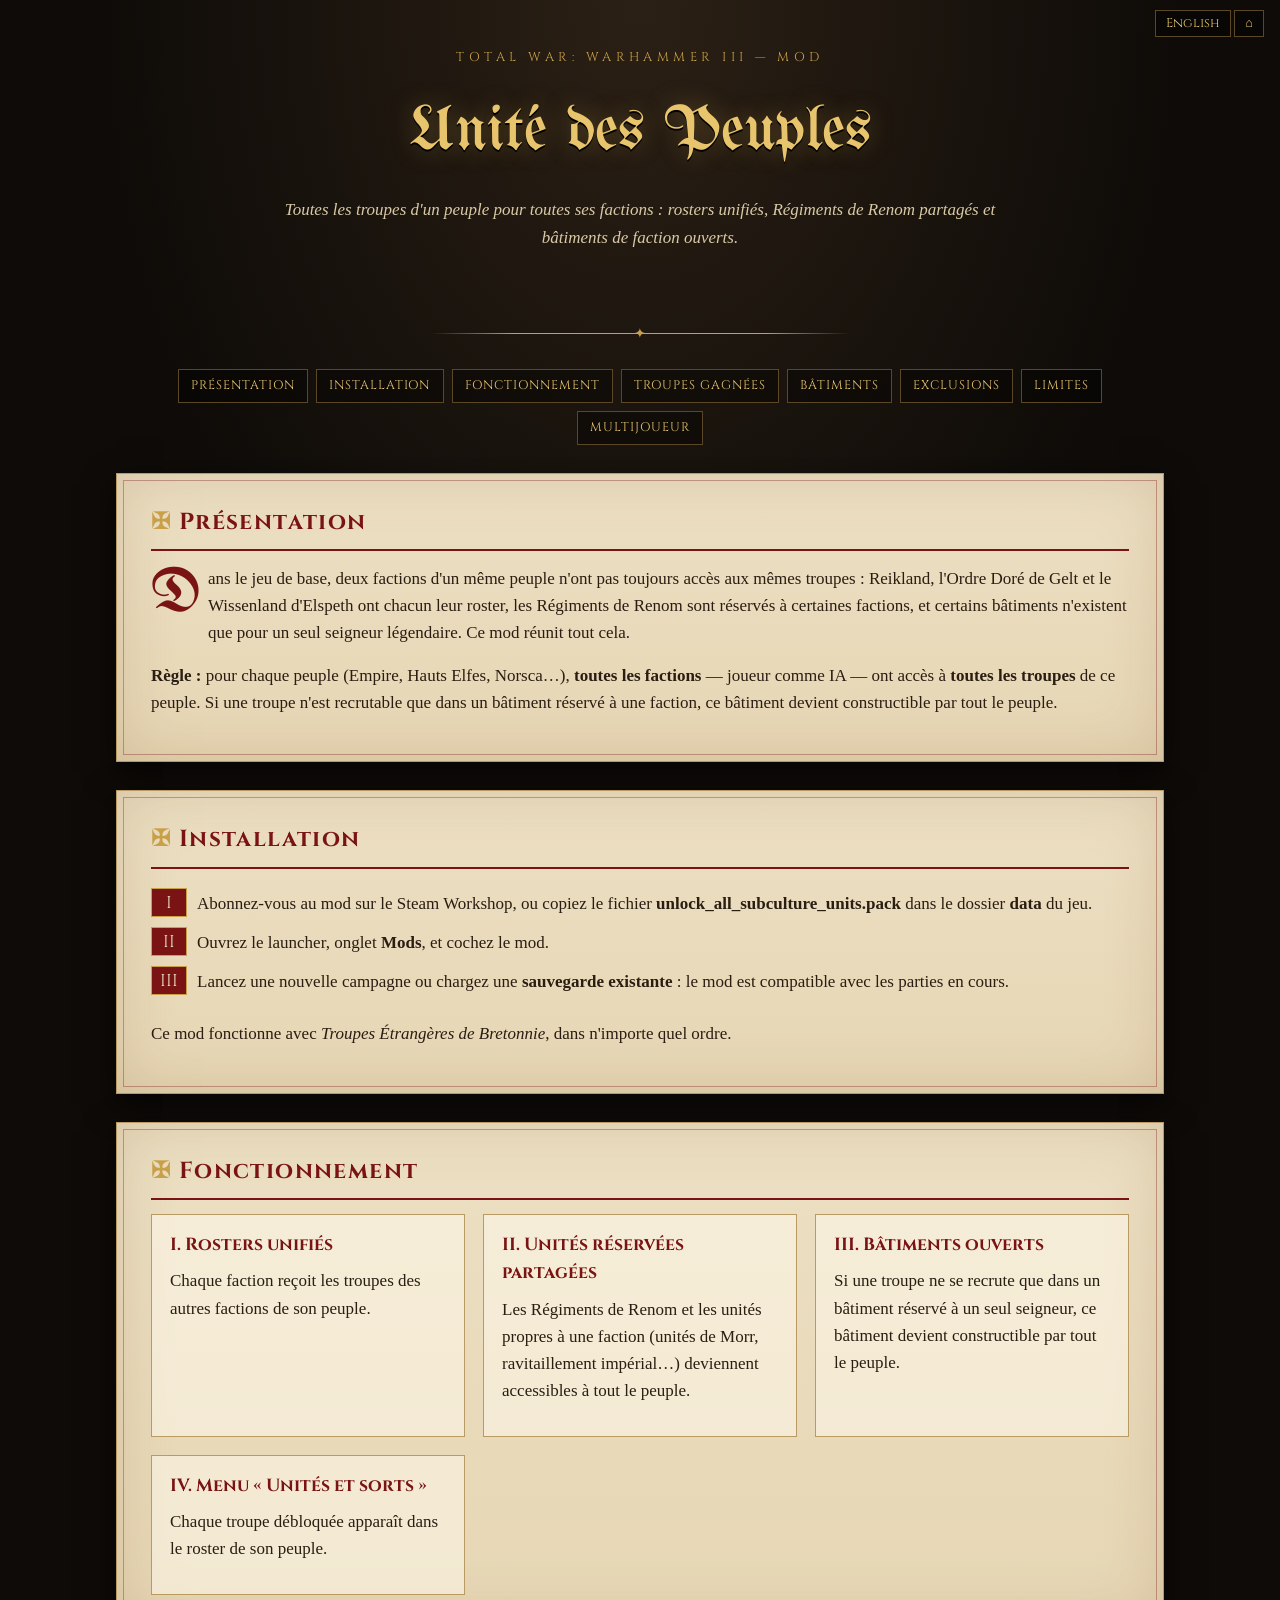
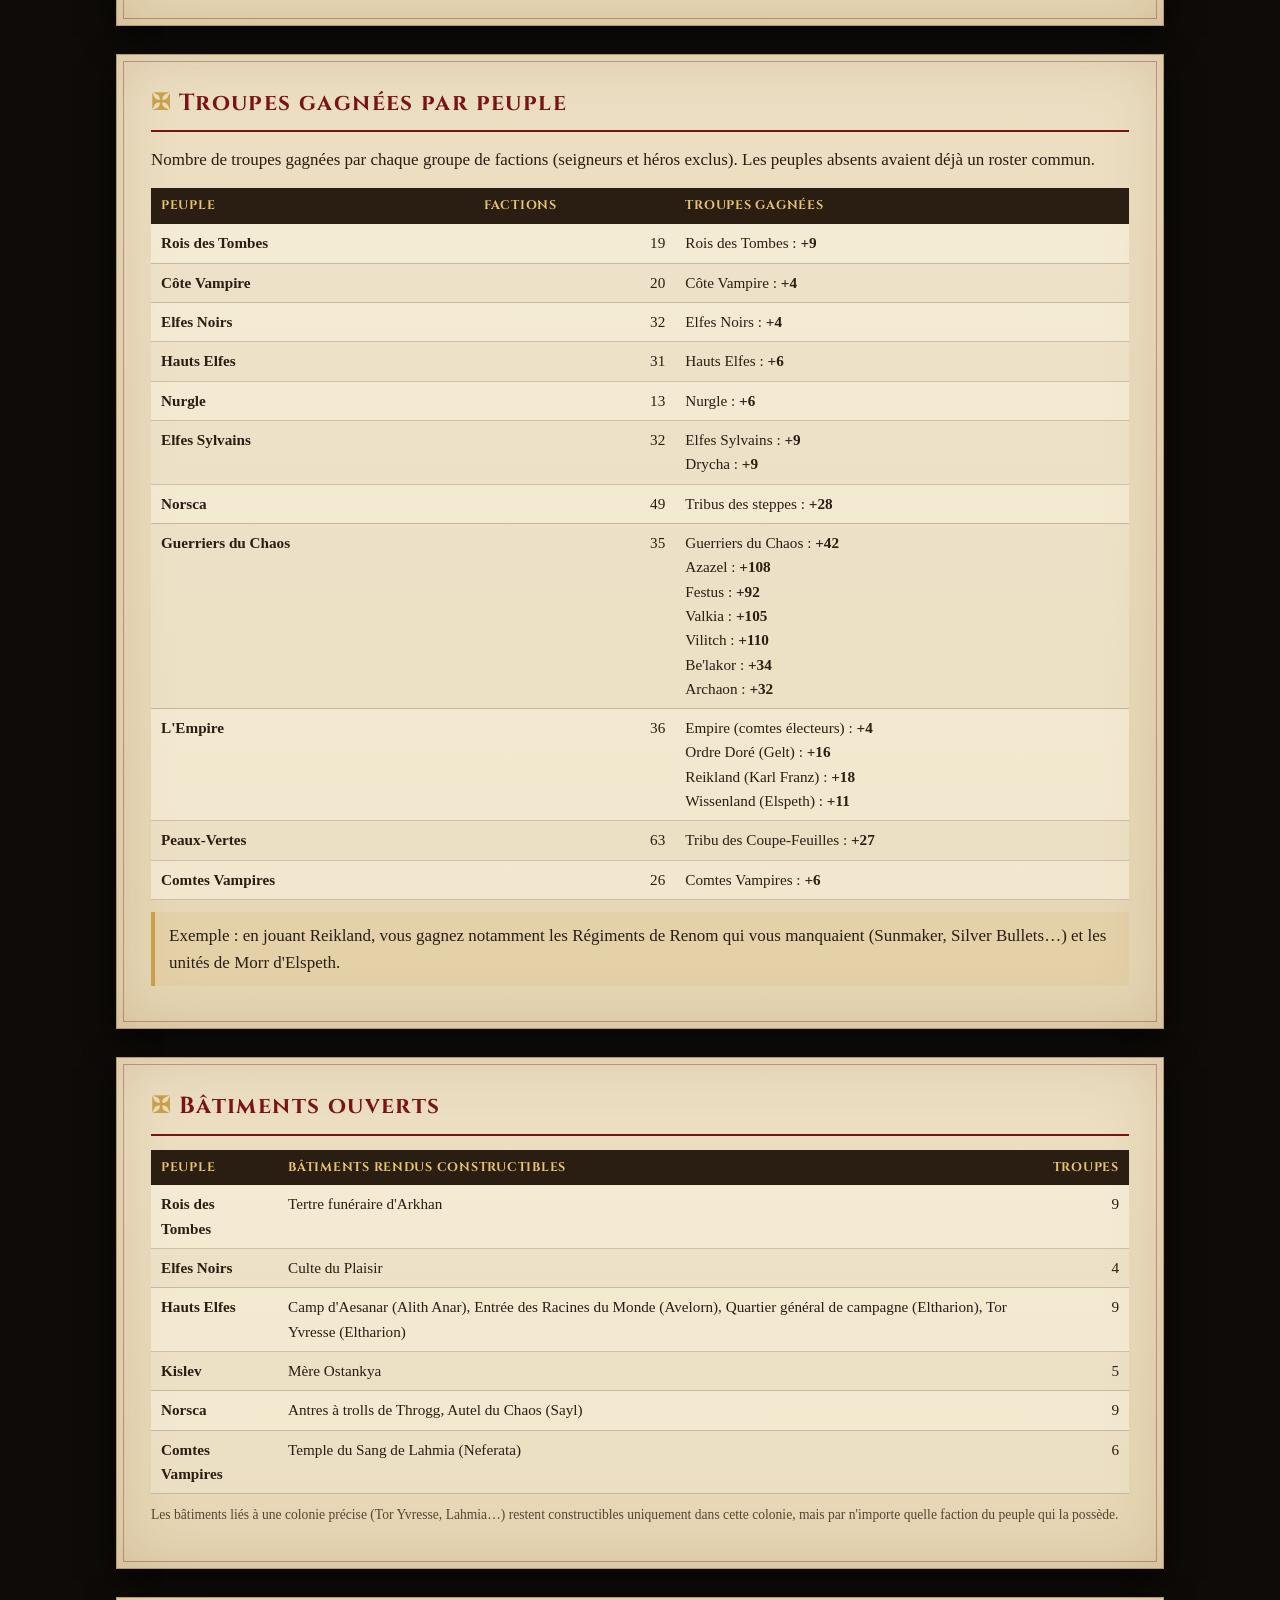
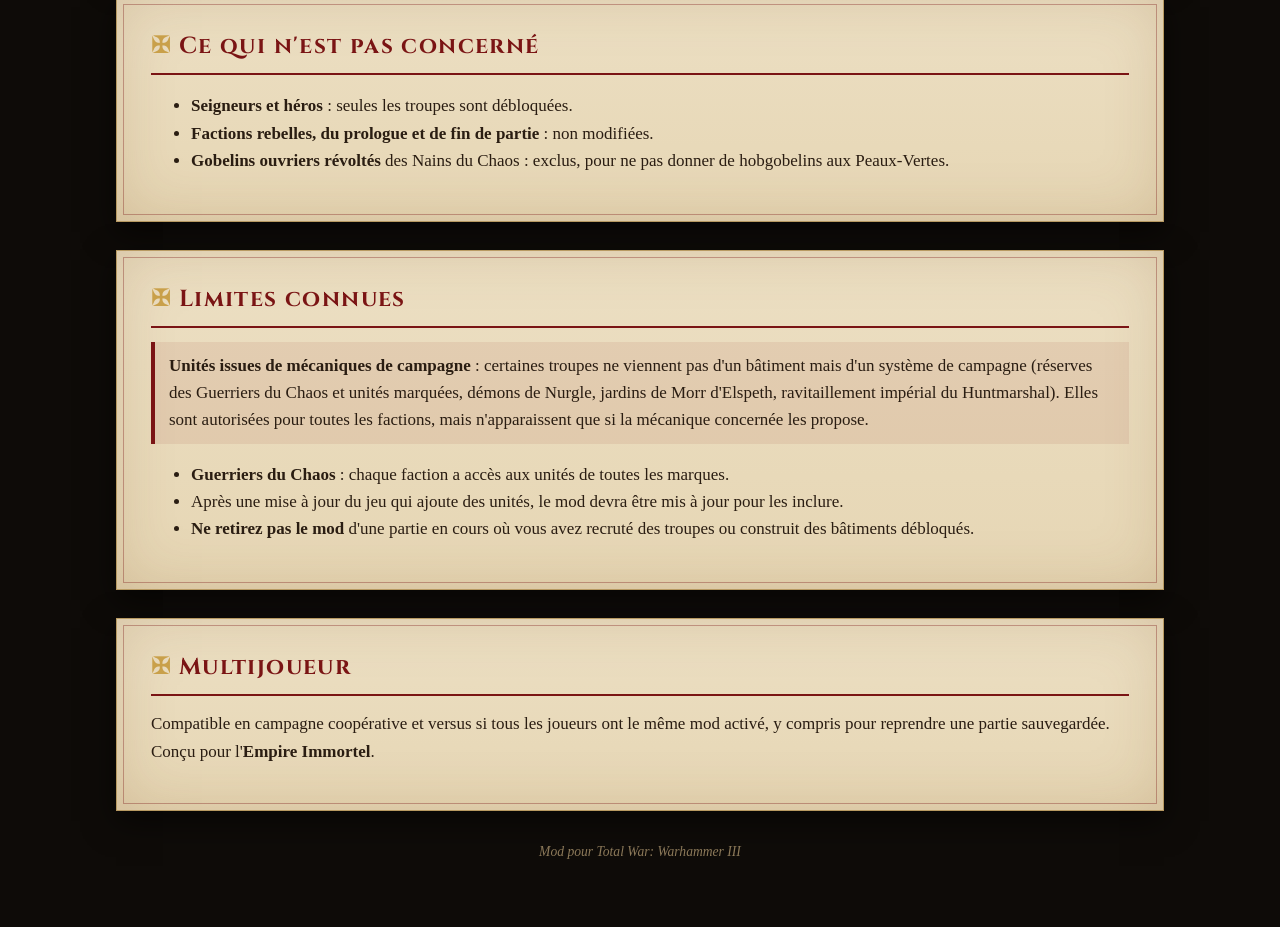
<file: fr/unlock_all_subculture_units.html>
<!doctype html>
<html lang="fr"><head><meta charset="utf-8"><meta name="viewport" content="width=device-width,initial-scale=1">
<title>Unité des Peuples</title>
<link rel="preconnect" href="https://fonts.googleapis.com"><link rel="preconnect" href="https://fonts.gstatic.com" crossorigin>
<link href="https://fonts.googleapis.com/css2?family=Cinzel:wght@400;700&family=IM+Fell+English:ital@0;1&family=UnifrakturMaguntia&display=swap" rel="stylesheet">
<link rel="stylesheet" href="../style.css"></head><body>
<header class="hero"><nav class="langs"><a href="../en/unlock_all_subculture_units.html">English</a> <a href="../index.html">⌂</a></nav>
<div class="kicker">Total War: Warhammer III — Mod</div><h1>Unité des Peuples</h1><p>Toutes les troupes d&#x27;un peuple pour toutes ses factions : rosters unifiés, Régiments de Renom partagés et bâtiments de faction ouverts.</p></header>
<div class="wrap"><div class="rule"></div><nav class="toc"><a href="#intro">Présentation</a><a href="#install">Installation</a><a href="#fonctionnement">Fonctionnement</a><a href="#gains">Troupes gagnées</a><a href="#batiments">Bâtiments</a><a href="#exclusions">Exclusions</a><a href="#limites">Limites</a><a href="#multi">Multijoueur</a></nav>
<section class="scroll" id="intro"><h2>Présentation</h2><p class="lead">Dans le jeu de base, deux factions d&#x27;un même peuple n&#x27;ont pas toujours accès aux mêmes troupes : Reikland, l&#x27;Ordre Doré de Gelt et le Wissenland d&#x27;Elspeth ont chacun leur roster, les Régiments de Renom sont réservés à certaines factions, et certains bâtiments n&#x27;existent que pour un seul seigneur légendaire. Ce mod réunit tout cela.</p><p><b>Règle :</b> pour chaque peuple (Empire, Hauts Elfes, Norsca…), <b>toutes les factions</b> — joueur comme IA — ont accès à <b>toutes les troupes</b> de ce peuple. Si une troupe n'est recrutable que dans un bâtiment réservé à une faction, ce bâtiment devient constructible par tout le peuple.</p></section><section class="scroll" id="install"><h2>Installation</h2><ol class="steps"><li>Abonnez-vous au mod sur le Steam Workshop, ou copiez le fichier <b>unlock_all_subculture_units.pack</b> dans le dossier <b>data</b> du jeu.</li><li>Ouvrez le launcher, onglet <b>Mods</b>, et cochez le mod.</li><li>Lancez une nouvelle campagne ou chargez une <b>sauvegarde existante</b> : le mod est compatible avec les parties en cours.</li></ol><p>Ce mod fonctionne avec <i>Troupes Étrangères de Bretonnie</i>, dans n'importe quel ordre.</p></section><section class="scroll" id="fonctionnement"><h2>Fonctionnement</h2><div class="grid"><div class="card"><h3>I. Rosters unifiés</h3><p>Chaque faction reçoit les troupes des autres factions de son peuple.</p></div><div class="card"><h3>II. Unités réservées partagées</h3><p>Les Régiments de Renom et les unités propres à une faction (unités de Morr, ravitaillement impérial…) deviennent accessibles à tout le peuple.</p></div><div class="card"><h3>III. Bâtiments ouverts</h3><p>Si une troupe ne se recrute que dans un bâtiment réservé à un seul seigneur, ce bâtiment devient constructible par tout le peuple.</p></div><div class="card"><h3>IV. Menu « Unités et sorts »</h3><p>Chaque troupe débloquée apparaît dans le roster de son peuple.</p></div></div></section><section class="scroll" id="gains"><h2>Troupes gagnées par peuple</h2><p>Nombre de troupes gagnées par chaque groupe de factions (seigneurs et héros exclus). Les peuples absents avaient déjà un roster commun.</p><div class="tablewrap"><table><thead><tr><th>Peuple</th><th>Factions</th><th>Troupes gagnées</th></tr></thead><tbody><tr><td><b>Rois des Tombes</b></td><td class="num">19</td><td>Rois des Tombes : <b>+9</b></td></tr><tr><td><b>Côte Vampire</b></td><td class="num">20</td><td>Côte Vampire : <b>+4</b></td></tr><tr><td><b>Elfes Noirs</b></td><td class="num">32</td><td>Elfes Noirs : <b>+4</b></td></tr><tr><td><b>Hauts Elfes</b></td><td class="num">31</td><td>Hauts Elfes : <b>+6</b></td></tr><tr><td><b>Nurgle</b></td><td class="num">13</td><td>Nurgle : <b>+6</b></td></tr><tr><td><b>Elfes Sylvains</b></td><td class="num">32</td><td>Elfes Sylvains : <b>+9</b><br>Drycha : <b>+9</b></td></tr><tr><td><b>Norsca</b></td><td class="num">49</td><td>Tribus des steppes : <b>+28</b></td></tr><tr><td><b>Guerriers du Chaos</b></td><td class="num">35</td><td>Guerriers du Chaos : <b>+42</b><br>Azazel : <b>+108</b><br>Festus : <b>+92</b><br>Valkia : <b>+105</b><br>Vilitch : <b>+110</b><br>Be&#x27;lakor : <b>+34</b><br>Archaon : <b>+32</b></td></tr><tr><td><b>L&#x27;Empire</b></td><td class="num">36</td><td>Empire (comtes électeurs) : <b>+4</b><br>Ordre Doré (Gelt) : <b>+16</b><br>Reikland (Karl Franz) : <b>+18</b><br>Wissenland (Elspeth) : <b>+11</b></td></tr><tr><td><b>Peaux-Vertes</b></td><td class="num">63</td><td>Tribu des Coupe-Feuilles : <b>+27</b></td></tr><tr><td><b>Comtes Vampires</b></td><td class="num">26</td><td>Comtes Vampires : <b>+6</b></td></tr></tbody></table></div><div class="note">Exemple : en jouant Reikland, vous gagnez notamment les Régiments de Renom qui vous manquaient (Sunmaker, Silver Bullets…) et les unités de Morr d&#x27;Elspeth.</div></section><section class="scroll" id="batiments"><h2>Bâtiments ouverts</h2><div class="tablewrap"><table><thead><tr><th>Peuple</th><th>Bâtiments rendus constructibles</th><th>Troupes</th></tr></thead><tbody><tr><td><b>Rois des Tombes</b></td><td>Tertre funéraire d&#x27;Arkhan</td><td class="num">9</td></tr><tr><td><b>Elfes Noirs</b></td><td>Culte du Plaisir</td><td class="num">4</td></tr><tr><td><b>Hauts Elfes</b></td><td>Camp d&#x27;Aesanar (Alith Anar), Entrée des Racines du Monde (Avelorn), Quartier général de campagne (Eltharion), Tor Yvresse (Eltharion)</td><td class="num">9</td></tr><tr><td><b>Kislev</b></td><td>Mère Ostankya</td><td class="num">5</td></tr><tr><td><b>Norsca</b></td><td>Antres à trolls de Throgg, Autel du Chaos (Sayl)</td><td class="num">9</td></tr><tr><td><b>Comtes Vampires</b></td><td>Temple du Sang de Lahmia (Neferata)</td><td class="num">6</td></tr></tbody></table></div><p class="meta">Les bâtiments liés à une colonie précise (Tor Yvresse, Lahmia…) restent constructibles uniquement dans cette colonie, mais par n&#x27;importe quelle faction du peuple qui la possède.</p></section><section class="scroll" id="exclusions"><h2>Ce qui n&#x27;est pas concerné</h2><ul><li><b>Seigneurs et héros</b> : seules les troupes sont débloquées.</li><li><b>Factions rebelles, du prologue et de fin de partie</b> : non modifiées.</li><li><b>Gobelins ouvriers révoltés</b> des Nains du Chaos : exclus, pour ne pas donner de hobgobelins aux Peaux-Vertes.</li></ul></section><section class="scroll" id="limites"><h2>Limites connues</h2><div class="warn"><b>Unités issues de mécaniques de campagne</b> : certaines troupes ne viennent pas d'un bâtiment mais d'un système de campagne (réserves des Guerriers du Chaos et unités marquées, démons de Nurgle, jardins de Morr d'Elspeth, ravitaillement impérial du Huntmarshal). Elles sont autorisées pour toutes les factions, mais n'apparaissent que si la mécanique concernée les propose.</div><ul><li><b>Guerriers du Chaos</b> : chaque faction a accès aux unités de toutes les marques.</li><li>Après une mise à jour du jeu qui ajoute des unités, le mod devra être mis à jour pour les inclure.</li><li><b>Ne retirez pas le mod</b> d'une partie en cours où vous avez recruté des troupes ou construit des bâtiments débloqués.</li></ul></section><section class="scroll" id="multi"><h2>Multijoueur</h2><p>Compatible en campagne coopérative et versus si tous les joueurs ont le même mod activé, y compris pour reprendre une partie sauvegardée. Conçu pour l'<b>Empire Immortel</b>.</p></section>
<footer>Mod pour Total War: Warhammer III</footer></div></body></html>
</file>
<file: style.css>
:root{--ink:#2a1d12;--ink-soft:#5a4430;--parch:#ecdfc3;--parch-dark:#dccaa3;--gold:#c9a04a;--gold-bright:#e8c56d;
--blood:#7a1414;--night:#0e0b08;--night-2:#1a140e;--line:#b89a62}
*{box-sizing:border-box}
html{background:var(--night)}
body{margin:0;color:var(--ink);font-family:"IM Fell English",Georgia,"Times New Roman",serif;font-size:17px;line-height:1.6;
background:radial-gradient(ellipse at top,#2b2015 0%,var(--night) 60%) fixed}
a{color:var(--blood)}
.wrap{max-width:1080px;margin:0 auto;padding:32px 16px 64px}
header.hero{text-align:center;padding:48px 16px 36px;color:var(--parch)}
.hero .kicker{font-family:Cinzel,serif;letter-spacing:.35em;text-transform:uppercase;color:var(--gold);font-size:.8rem}
.hero h1{font-family:"UnifrakturMaguntia",Cinzel,serif;font-weight:400;font-size:clamp(2.2rem,6vw,4rem);margin:.2em 0;color:var(--gold-bright);
text-shadow:0 2px 0 #000,0 0 24px rgba(201,160,74,.35)}
.hero p{max-width:720px;margin:0 auto;color:#d9c9a6;font-style:italic}
.hero .file{display:inline-block;margin-top:18px;padding:6px 14px;border:1px solid var(--gold);color:var(--gold-bright);font-family:Consolas,monospace;font-size:.85rem;background:rgba(0,0,0,.35)}
.rule{height:14px;margin:8px auto 28px;max-width:420px;background:
linear-gradient(90deg,transparent,var(--gold) 20%,var(--gold) 80%,transparent) center/100% 1px no-repeat}
.rule::after{content:"\2726";display:block;text-align:center;color:var(--gold);line-height:14px;font-size:14px}
nav.toc{display:flex;flex-wrap:wrap;gap:8px;justify-content:center;margin-bottom:28px}
nav.toc a{font-family:Cinzel,serif;font-size:.78rem;letter-spacing:.08em;text-transform:uppercase;text-decoration:none;color:var(--gold-bright);
border:1px solid #5b4626;padding:6px 12px;background:rgba(0,0,0,.4)}
nav.toc a:hover{border-color:var(--gold);background:rgba(201,160,74,.12)}
section.scroll{position:relative;background:linear-gradient(180deg,var(--parch) 0%,#e6d6b4 100%);margin:0 0 28px;padding:30px 34px;
border:1px solid var(--line);box-shadow:0 10px 30px rgba(0,0,0,.55),inset 0 0 60px rgba(120,80,30,.18)}
section.scroll::before{content:"";position:absolute;inset:6px;border:1px solid rgba(122,20,20,.35);pointer-events:none}
h2{font-family:Cinzel,serif;font-size:1.45rem;letter-spacing:.06em;color:var(--blood);margin:0 0 14px;padding-bottom:8px;border-bottom:2px solid var(--blood)}
h2::before{content:"\2720  ";color:var(--gold)}
h3{font-family:Cinzel,serif;font-size:1.1rem;color:var(--ink);margin:22px 0 8px}
p{margin:.5em 0 .9em}
.lead::first-letter{font-family:"UnifrakturMaguntia",serif;float:left;font-size:3.6em;line-height:.8;padding:6px 8px 0 0;color:var(--blood)}
.grid{display:grid;grid-template-columns:repeat(auto-fit,minmax(300px,1fr));gap:18px}
.card{background:rgba(255,250,235,.55);border:1px solid var(--line);padding:16px 18px}
.card h3{margin-top:0;color:var(--blood)}
.card .tip{font-style:italic;color:var(--ink-soft);margin-top:-4px}
.tablewrap{overflow-x:auto;margin:10px 0}
table{width:100%;border-collapse:collapse;font-size:.95rem;background:rgba(255,250,235,.45)}
th{font-family:Cinzel,serif;font-size:.78rem;letter-spacing:.06em;text-transform:uppercase;text-align:left;background:var(--ink);color:var(--gold-bright);padding:8px 10px}
td{padding:7px 10px;border-bottom:1px solid rgba(90,68,48,.25);vertical-align:top}
tr:nth-child(even) td{background:rgba(120,80,30,.06)}
td.num{text-align:right;white-space:nowrap;font-variant-numeric:tabular-nums}
.tag{display:inline-block;font-family:Cinzel,serif;font-size:.68rem;letter-spacing:.05em;padding:1px 7px;margin:1px 2px 1px 0;border:1px solid currentColor;white-space:nowrap}
.tag.peasant{color:#6b4b12}.tag.knight{color:#1f4c7a}.tag.quest{color:#5a2d7a}.tag.grail{color:#9a6b00}.tag.fallen{color:var(--blood)}
code{font-family:Consolas,monospace;font-size:.85em;background:rgba(42,29,18,.08);padding:1px 5px;word-break:break-word}
.note{border-left:4px solid var(--gold);background:rgba(201,160,74,.12);padding:10px 14px;margin:12px 0}
.warn{border-left:4px solid var(--blood);background:rgba(122,20,20,.08);padding:10px 14px;margin:12px 0}
ol.steps{counter-reset:s;list-style:none;padding:0}
ol.steps li{counter-increment:s;position:relative;padding:4px 0 8px 46px}
ol.steps li::before{content:counter(s,upper-roman);position:absolute;left:0;top:2px;width:34px;text-align:center;font-family:Cinzel,serif;color:var(--parch);background:var(--blood);border:1px solid var(--gold)}
.levels{margin:0;padding:0;list-style:none}
.levels li{padding:8px 0;border-top:1px dashed rgba(90,68,48,.35)}
.levels .lvl{font-family:Cinzel,serif;color:var(--blood);font-size:.85rem}
.meta{font-size:.85rem;color:var(--ink-soft)}
.stats{display:flex;flex-wrap:wrap;gap:14px;margin:8px 0 4px}
.stat{flex:1 1 150px;text-align:center;border:1px solid var(--line);background:rgba(255,250,235,.55);padding:12px}
.stat b{display:block;font-family:Cinzel,serif;font-size:1.7rem;color:var(--blood)}
.stat span{font-size:.85rem;color:var(--ink-soft)}
footer{text-align:center;color:#8d7a5a;font-size:.85rem;margin-top:30px;font-style:italic}
@media (max-width:600px){section.scroll{padding:22px 18px}body{font-size:16px}}

.langs{position:absolute;top:14px;right:16px;font-family:Cinzel,serif;font-size:.8rem}
.langs a{color:var(--gold-bright);text-decoration:none;border:1px solid #5b4626;padding:4px 10px;background:rgba(0,0,0,.4)}
.langs a:hover{border-color:var(--gold)}
header.hero{position:relative}
.alt{display:block;font-size:.8rem;color:var(--ink-soft);font-style:italic}
.modlist{display:grid;grid-template-columns:repeat(auto-fit,minmax(280px,1fr));gap:18px}
.modlist a{display:block;text-decoration:none;color:var(--ink)}
.modlist .card:hover{border-color:var(--blood)}
</file>
